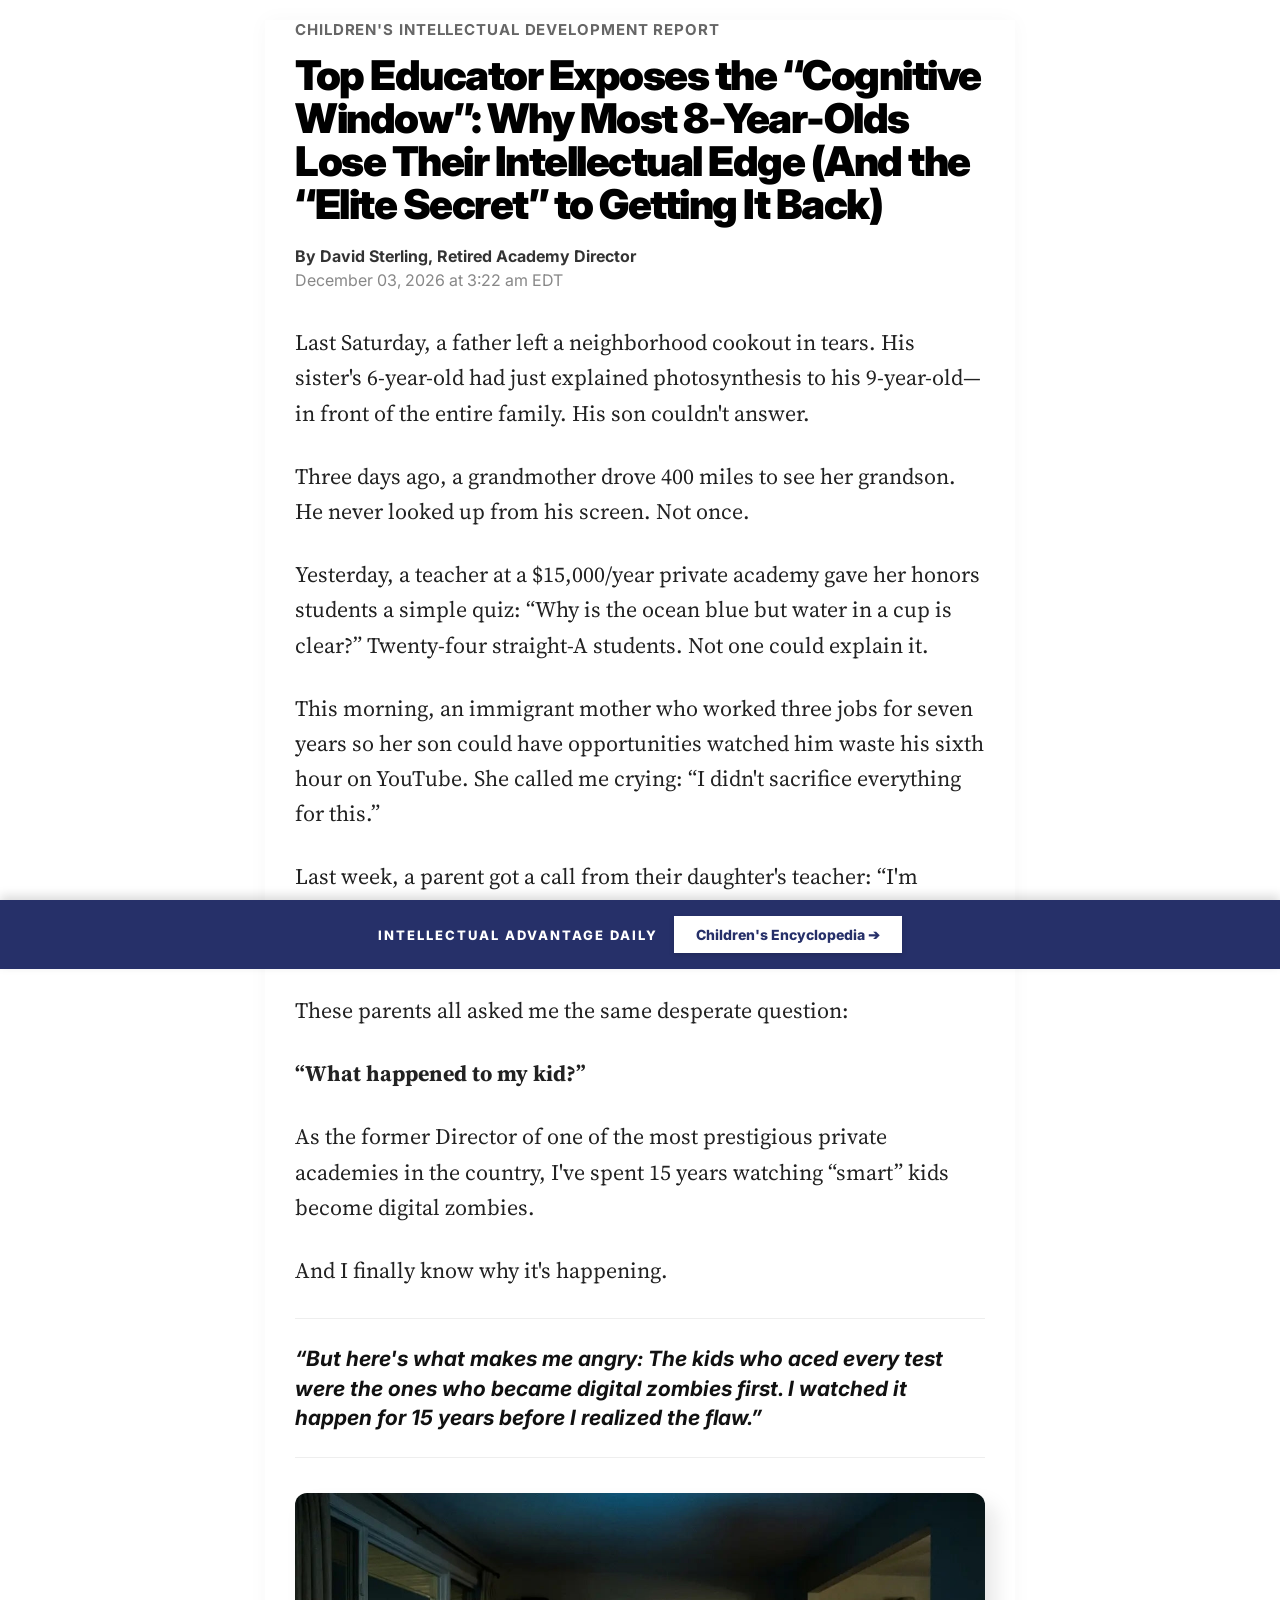
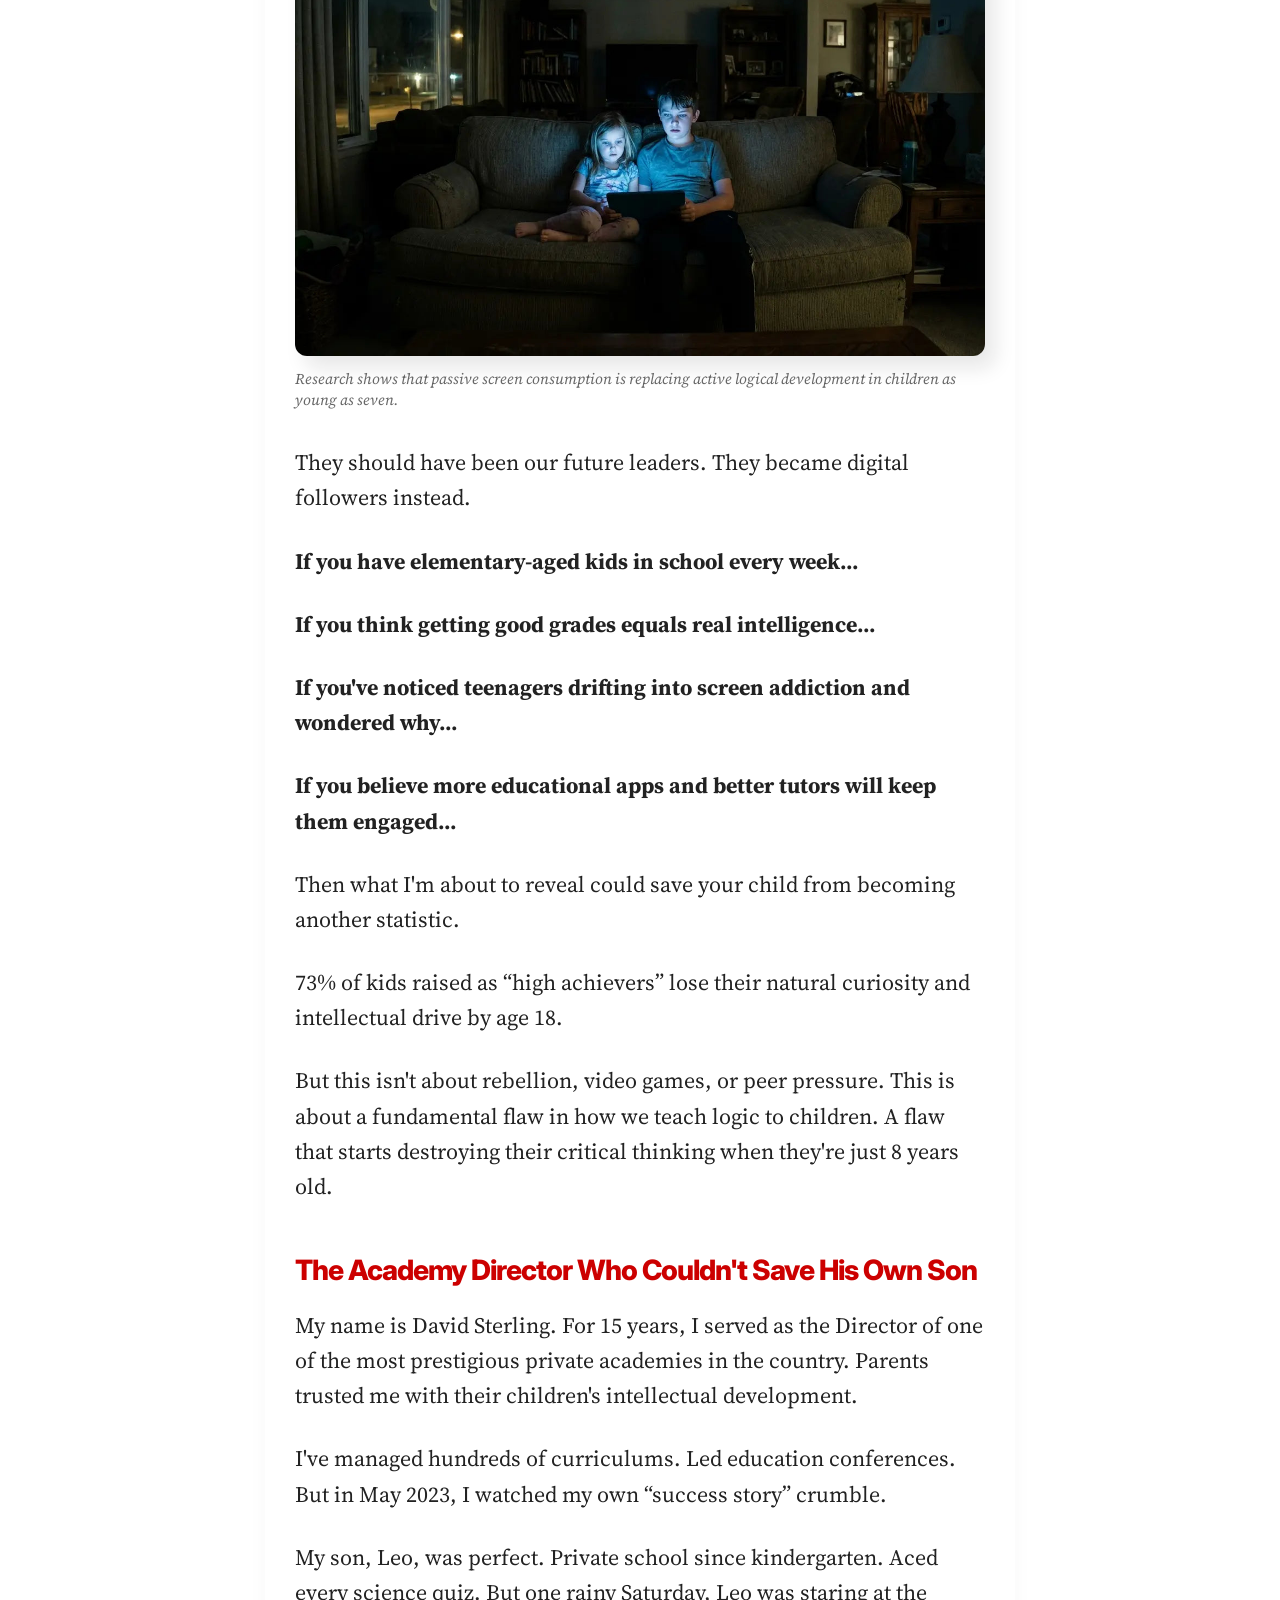
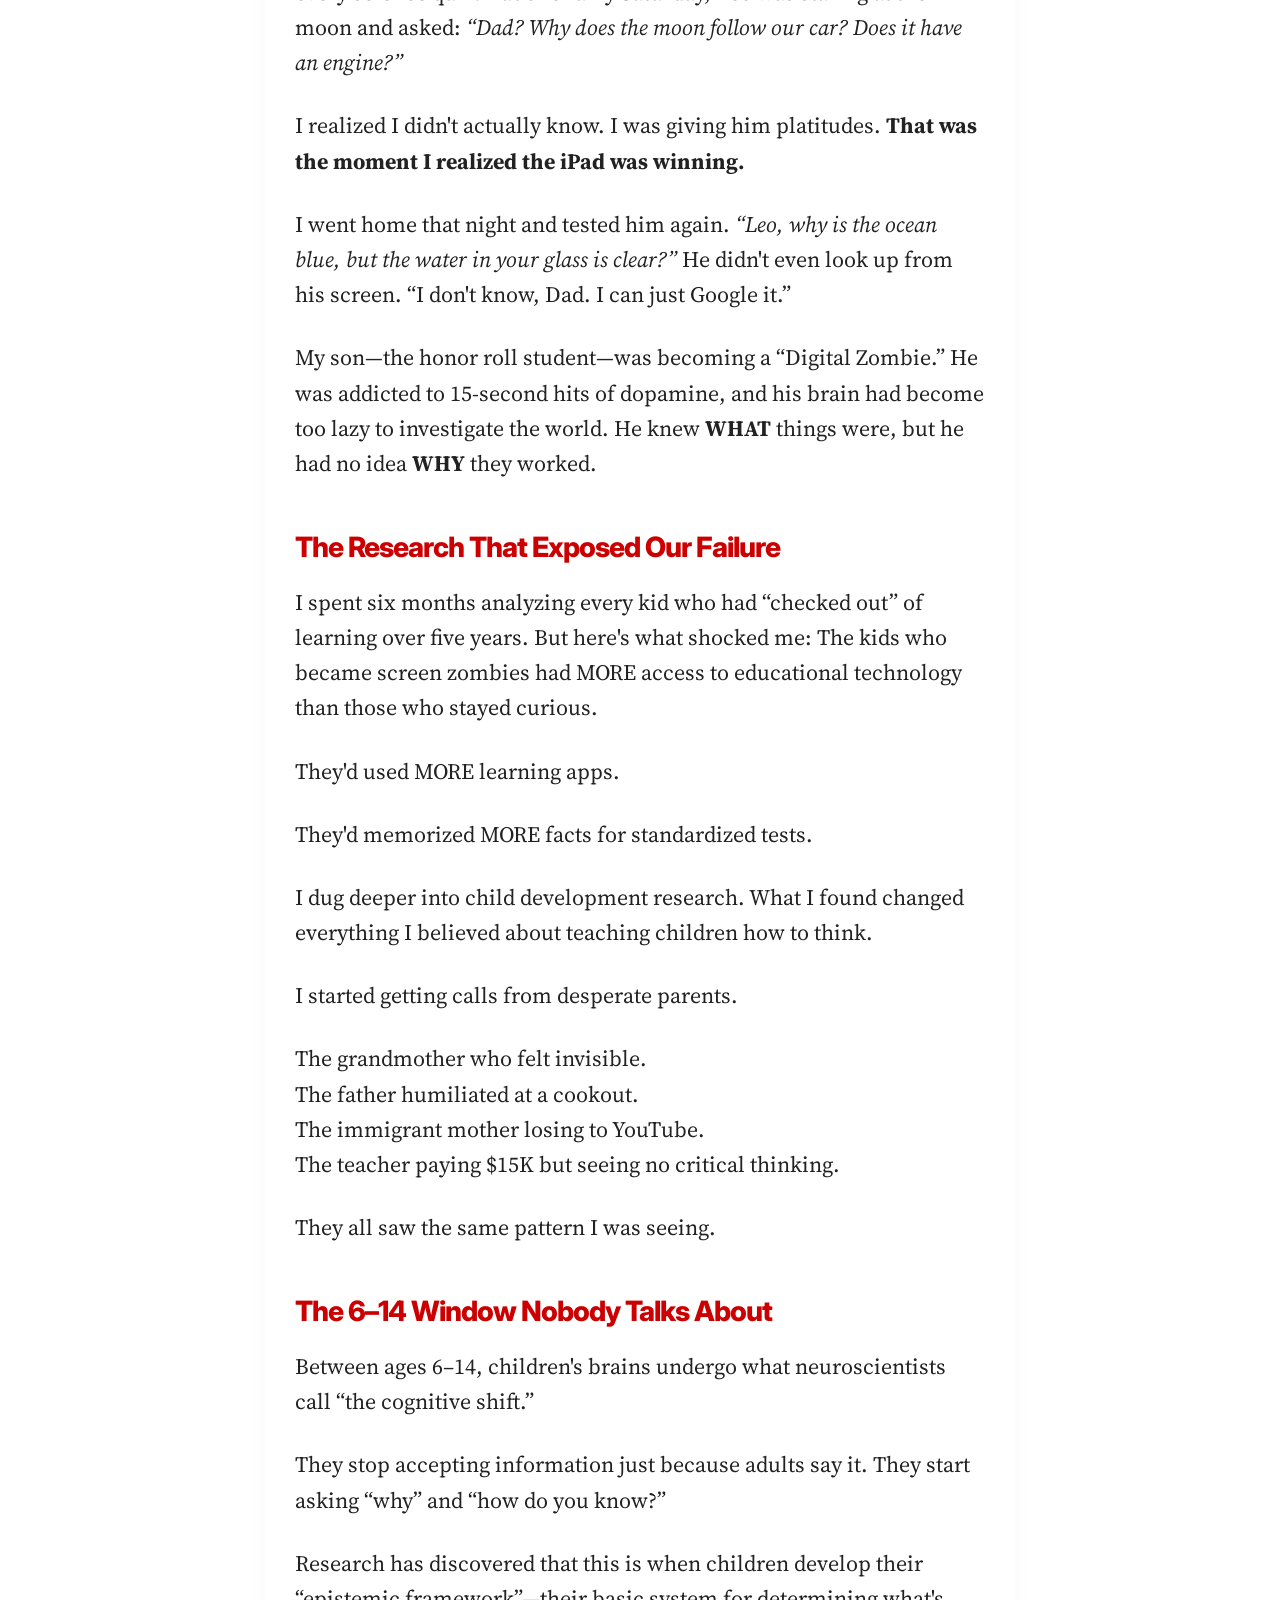
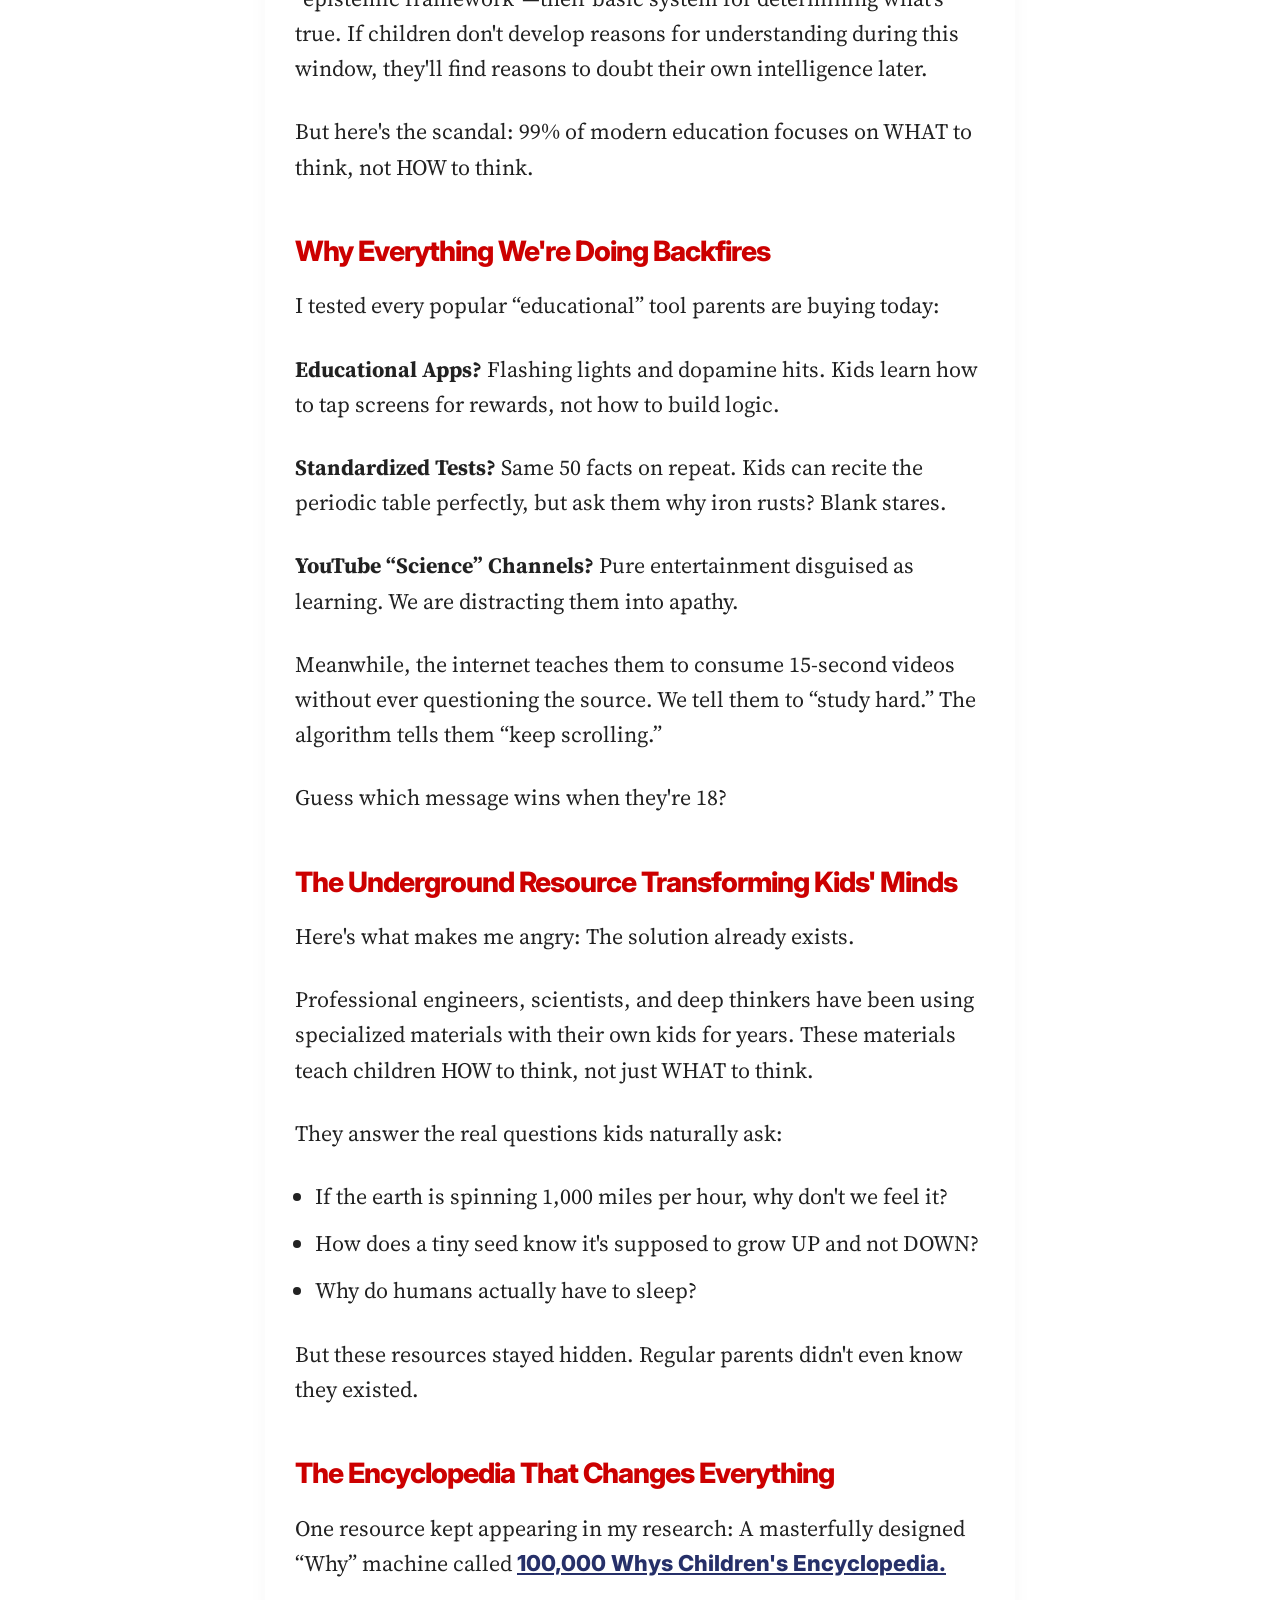
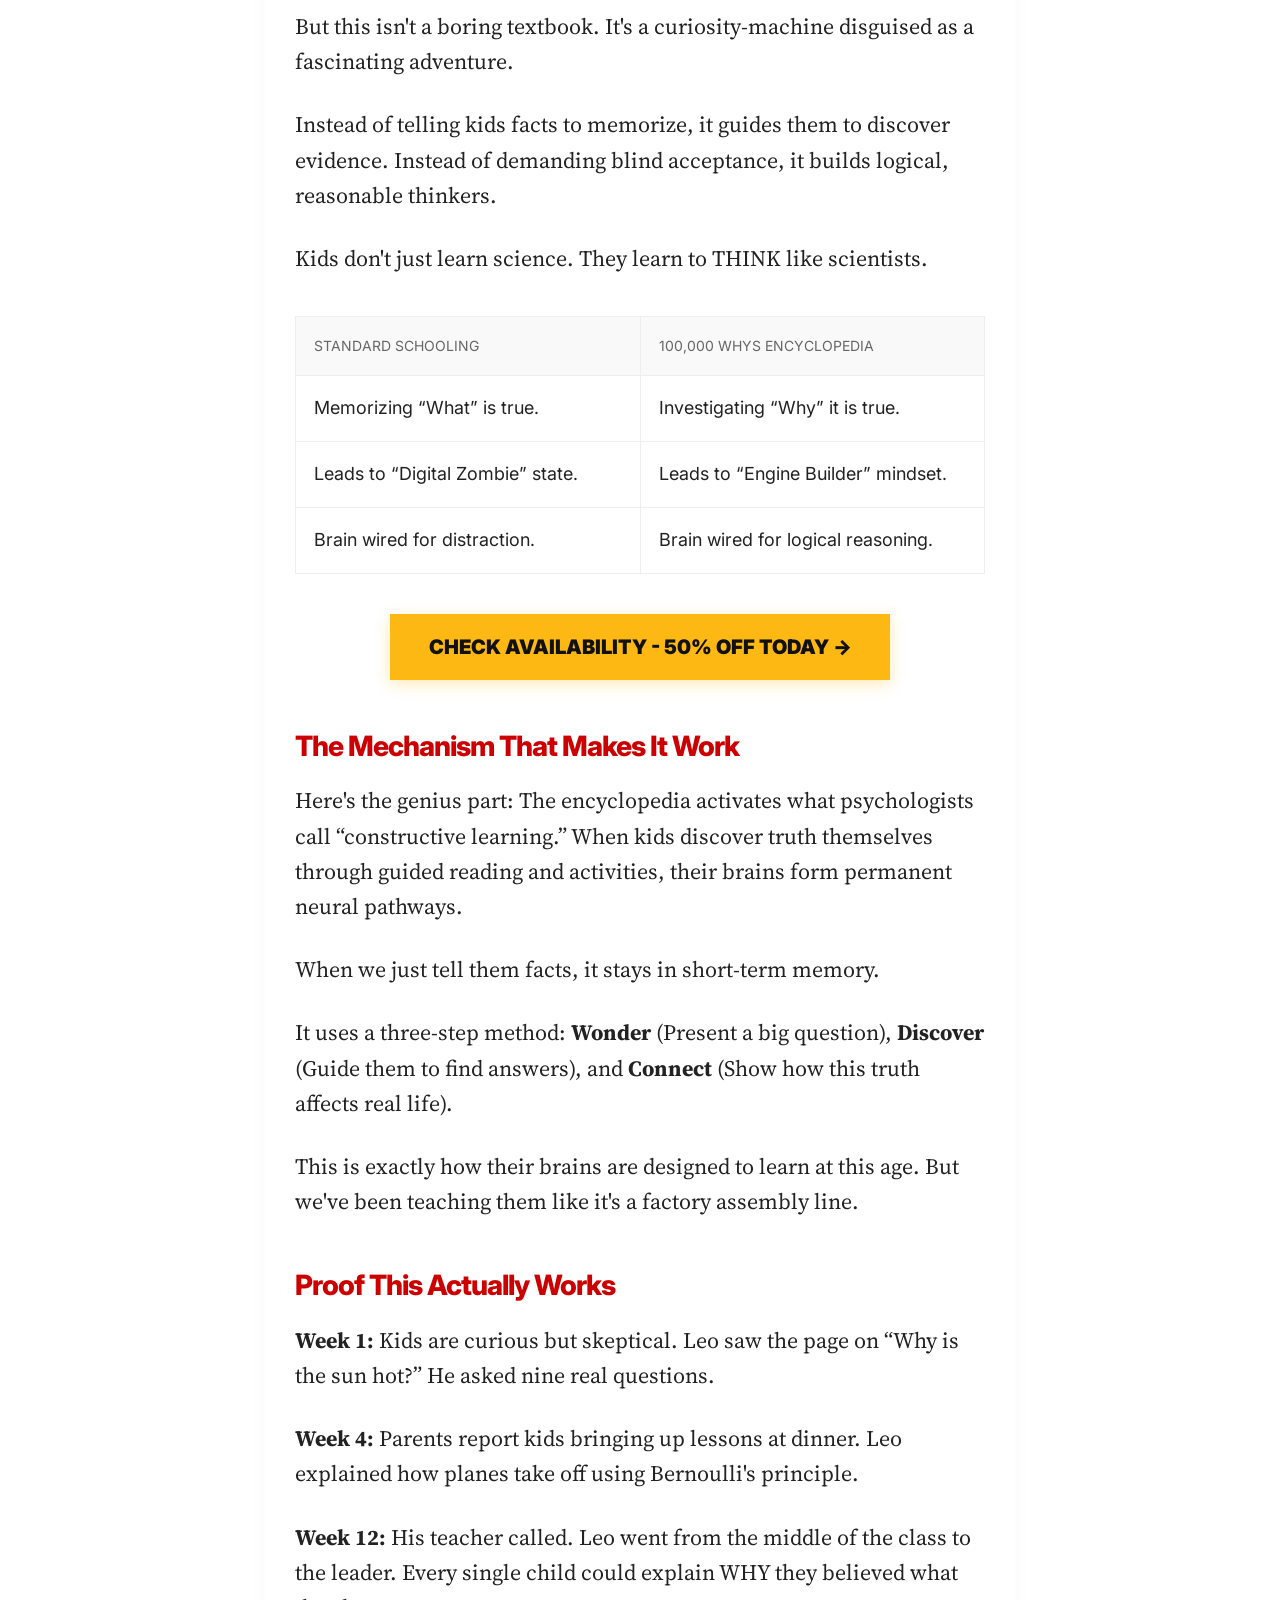
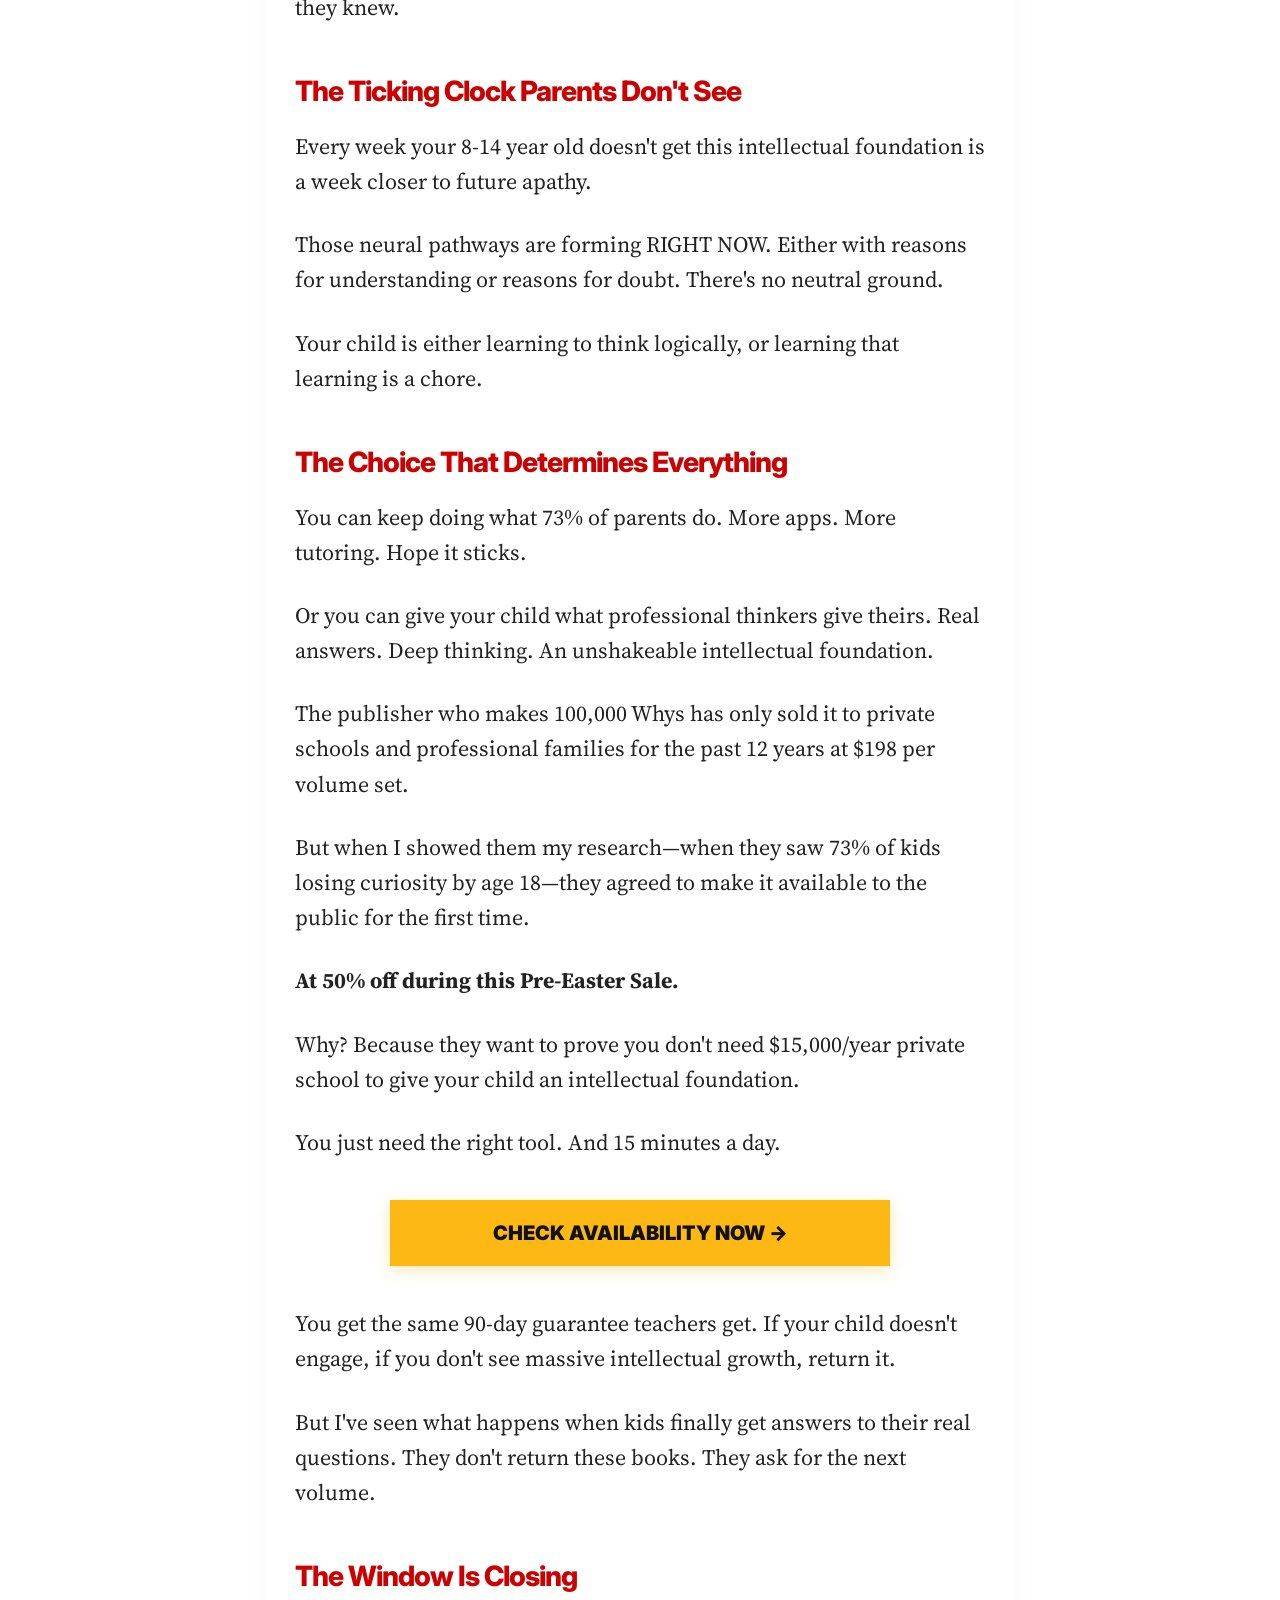
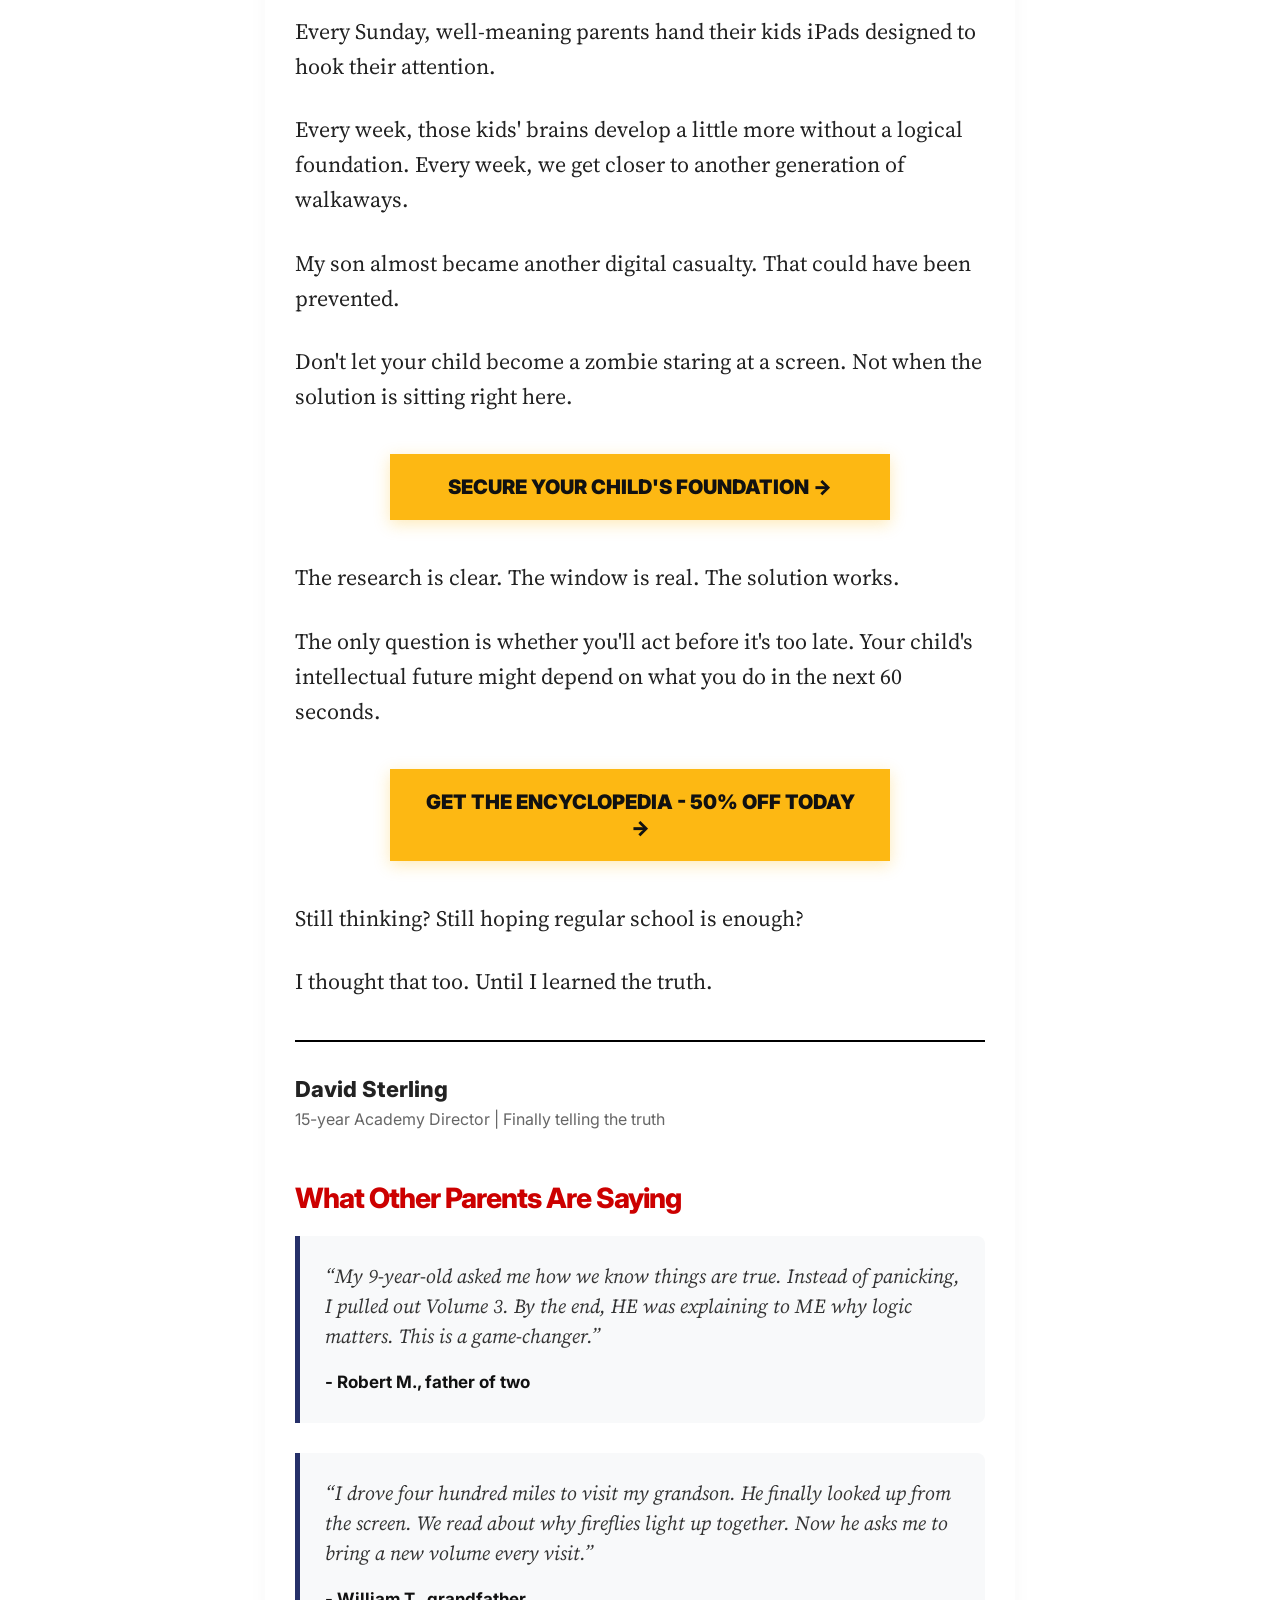
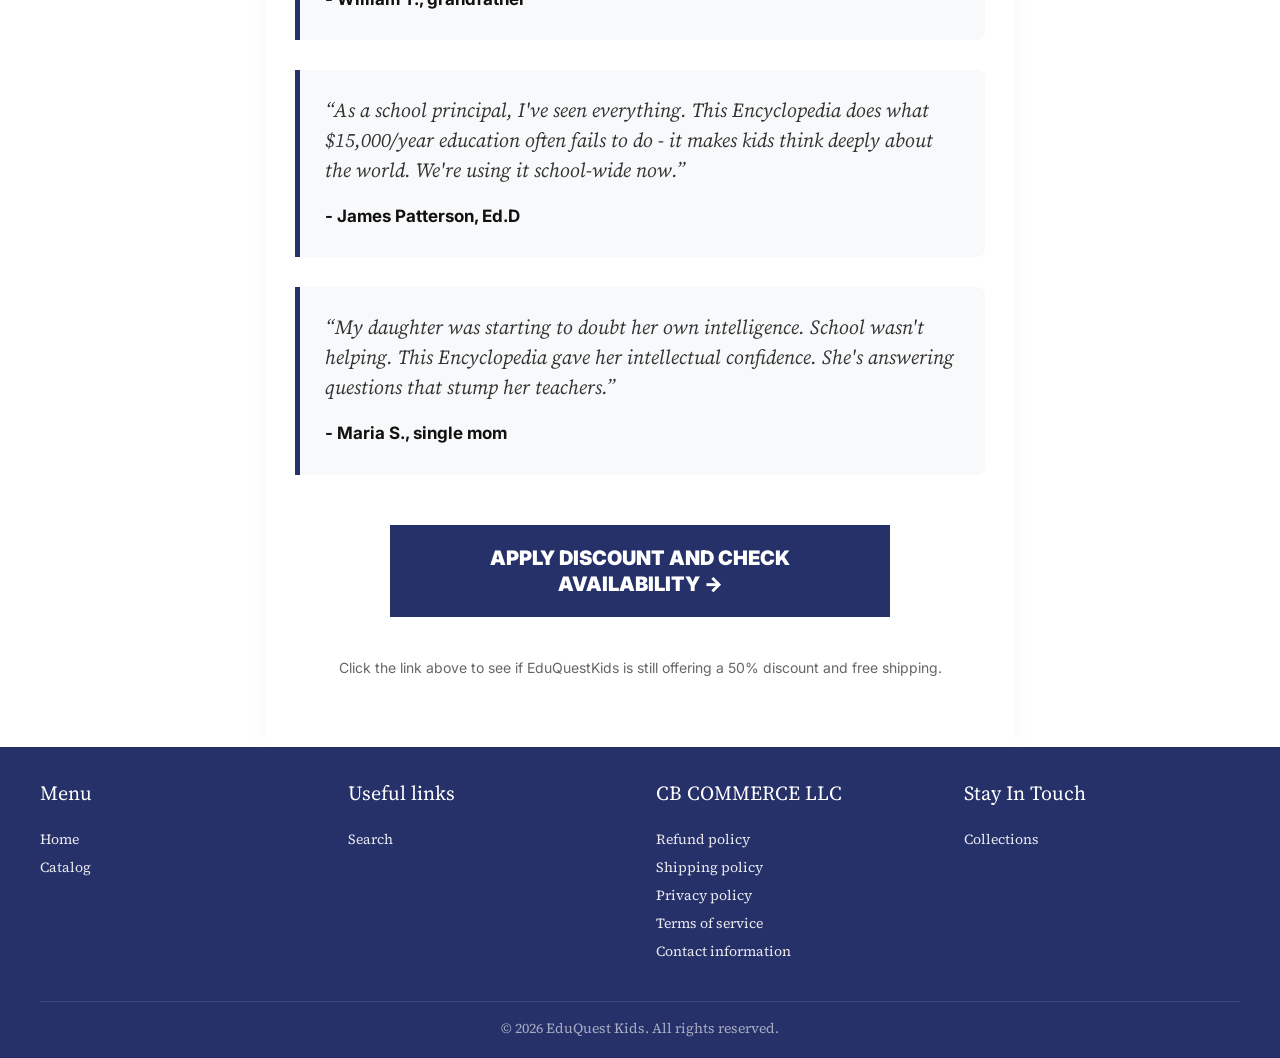
<file: index.html>
<!DOCTYPE html>
<html lang="en">
<head>
  <meta charset="UTF-8">
  <meta name="viewport" content="width=device-width, initial-scale=1.0">
  <title>Intellectual Advantage Daily | EduQuest Kids</title>
  <meta name="description" content="Top Educator Exposes the Cognitive Window: Why Most 8-Year-Olds Lose Their Intellectual Edge">
  <link rel="stylesheet" href="css/style.css">

  

  
</head>
<body>

  

  <!-- Main Content Wrapper -->
  <div class="content-wrapper">
    <main class="main-content">

      <!-- Tag -->
      <span class="article-tag">Children's Intellectual Development Report</span>

      <!-- Headline -->
      <h1 class="headline">Top Educator Exposes the &ldquo;Cognitive Window&rdquo;: Why Most 8-Year-Olds Lose Their Intellectual Edge (And the &ldquo;Elite Secret&rdquo; to Getting It Back)</h1>

      <!-- Meta -->
      <div class="article-meta">
        <strong>By David Sterling, Retired Academy Director</strong>
        <span class="date" id="article-date"></span>
      </div>

      <!-- Opening paragraphs -->
      <div class="body-text">
        <p>Last Saturday, a father left a neighborhood cookout in tears. His sister's 6-year-old had just explained photosynthesis to his 9-year-old&mdash;in front of the entire family. His son couldn't answer.</p>

        <p>Three days ago, a grandmother drove 400 miles to see her grandson. He never looked up from his screen. Not once.</p>

        <p>Yesterday, a teacher at a $15,000/year private academy gave her honors students a simple quiz: &ldquo;Why is the ocean blue but water in a cup is clear?&rdquo; Twenty-four straight-A students. Not one could explain it.</p>

        <p>This morning, an immigrant mother who worked three jobs for seven years so her son could have opportunities watched him waste his sixth hour on YouTube. She called me crying: &ldquo;I didn't sacrifice everything for this.&rdquo;</p>

        <p>Last week, a parent got a call from their daughter's teacher: &ldquo;I'm recommending we hold Emma back. She can't think critically.&rdquo; The parent has 90 days to prove them wrong.</p>

        <p>These parents all asked me the same desperate question:</p>

        <p><strong>&ldquo;What happened to my kid?&rdquo;</strong></p>

        <p>As the former Director of one of the most prestigious private academies in the country, I've spent 15 years watching &ldquo;smart&rdquo; kids become digital zombies.</p>

        <p>And I finally know why it's happening.</p>
      </div>

      <!-- Quote Box -->
      <blockquote>&ldquo;But here's what makes me angry: The kids who aced every test were the ones who became digital zombies first. I watched it happen for 15 years before I realized the flaw.&rdquo;</blockquote>

      <!-- Image -->
      <figure class="article-image">
        <img src="images/kids-tablets.webp" alt="Kids looking at tablets" width="690" height="463">
        <figcaption>Research shows that passive screen consumption is replacing active logical development in children as young as seven.</figcaption>
      </figure>

      <!-- Main body content -->
      <div class="body-text">
        <p>They should have been our future leaders. They became digital followers instead.</p>

        <p><strong>If you have elementary-aged kids in school every week...</strong></p>
        <p><strong>If you think getting good grades equals real intelligence...</strong></p>
        <p><strong>If you've noticed teenagers drifting into screen addiction and wondered why...</strong></p>
        <p><strong>If you believe more educational apps and better tutors will keep them engaged...</strong></p>

        <p>Then what I'm about to reveal could save your child from becoming another statistic.</p>

        <p>73% of kids raised as &ldquo;high achievers&rdquo; lose their natural curiosity and intellectual drive by age 18.</p>

        <p>But this isn't about rebellion, video games, or peer pressure. This is about a fundamental flaw in how we teach logic to children. A flaw that starts destroying their critical thinking when they're just 8 years old.</p>

        <h2 class="subheading">The Academy Director Who Couldn't Save His Own Son</h2>

        <p>My name is David Sterling. For 15 years, I served as the Director of one of the most prestigious private academies in the country. Parents trusted me with their children's intellectual development.</p>

        <p>I've managed hundreds of curriculums. Led education conferences. But in May 2023, I watched my own &ldquo;success story&rdquo; crumble.</p>

        <p>My son, Leo, was perfect. Private school since kindergarten. Aced every science quiz. But one rainy Saturday, Leo was staring at the moon and asked: <em>&ldquo;Dad? Why does the moon follow our car? Does it have an engine?&rdquo;</em></p>

        <p>I realized I didn't actually know. I was giving him platitudes. <strong>That was the moment I realized the iPad was winning.</strong></p>

        <p>I went home that night and tested him again. <em>&ldquo;Leo, why is the ocean blue, but the water in your glass is clear?&rdquo;</em> He didn't even look up from his screen. &ldquo;I don't know, Dad. I can just Google it.&rdquo;</p>

        <p>My son&mdash;the honor roll student&mdash;was becoming a &ldquo;Digital Zombie.&rdquo; He was addicted to 15-second hits of dopamine, and his brain had become too lazy to investigate the world. He knew <strong>WHAT</strong> things were, but he had no idea <strong>WHY</strong> they worked.</p>

        <h2 class="subheading">The Research That Exposed Our Failure</h2>

        <p>I spent six months analyzing every kid who had &ldquo;checked out&rdquo; of learning over five years. But here's what shocked me: The kids who became screen zombies had MORE access to educational technology than those who stayed curious.</p>

        <p>They'd used MORE learning apps.</p>
        <p>They'd memorized MORE facts for standardized tests.</p>

        <p>I dug deeper into child development research. What I found changed everything I believed about teaching children how to think.</p>

        <p>I started getting calls from desperate parents.</p>

        <p>The grandmother who felt invisible.<br>
        The father humiliated at a cookout.<br>
        The immigrant mother losing to YouTube.<br>
        The teacher paying $15K but seeing no critical thinking.</p>

        <p>They all saw the same pattern I was seeing.</p>

        <h2 class="subheading">The 6&ndash;14 Window Nobody Talks About</h2>

        <p>Between ages 6&ndash;14, children's brains undergo what neuroscientists call &ldquo;the cognitive shift.&rdquo;</p>

        <p>They stop accepting information just because adults say it. They start asking &ldquo;why&rdquo; and &ldquo;how do you know?&rdquo;</p>

        <p>Research has discovered that this is when children develop their &ldquo;epistemic framework&rdquo;&mdash;their basic system for determining what's true. If children don't develop reasons for understanding during this window, they'll find reasons to doubt their own intelligence later.</p>

        <p>But here's the scandal: 99% of modern education focuses on WHAT to think, not HOW to think.</p>

        <h2 class="subheading">Why Everything We're Doing Backfires</h2>

        <p>I tested every popular &ldquo;educational&rdquo; tool parents are buying today:</p>

        <p><strong>Educational Apps?</strong> Flashing lights and dopamine hits. Kids learn how to tap screens for rewards, not how to build logic.</p>

        <p><strong>Standardized Tests?</strong> Same 50 facts on repeat. Kids can recite the periodic table perfectly, but ask them why iron rusts? Blank stares.</p>

        <p><strong>YouTube &ldquo;Science&rdquo; Channels?</strong> Pure entertainment disguised as learning. We are distracting them into apathy.</p>

        <p>Meanwhile, the internet teaches them to consume 15-second videos without ever questioning the source. We tell them to &ldquo;study hard.&rdquo; The algorithm tells them &ldquo;keep scrolling.&rdquo;</p>

        <p>Guess which message wins when they're 18?</p>

        <h2 class="subheading">The Underground Resource Transforming Kids' Minds</h2>

        <p>Here's what makes me angry: The solution already exists.</p>

        <p>Professional engineers, scientists, and deep thinkers have been using specialized materials with their own kids for years. These materials teach children HOW to think, not just WHAT to think.</p>

        <p>They answer the real questions kids naturally ask:</p>
        <ul>
          <li>If the earth is spinning 1,000 miles per hour, why don't we feel it?</li>
          <li>How does a tiny seed know it's supposed to grow UP and not DOWN?</li>
          <li>Why do humans actually have to sleep?</li>
        </ul>

        <p>But these resources stayed hidden. Regular parents didn't even know they existed.</p>

        <h2 class="subheading">The Encyclopedia That Changes Everything</h2>

        <p>One resource kept appearing in my research: A masterfully designed &ldquo;Why&rdquo; machine called <a class="text-link" href="/product.html?mc_sub=1">100,000 Whys Children's Encyclopedia.</a></p>

        <p>But this isn't a boring textbook. It's a curiosity-machine disguised as a fascinating adventure.</p>

        <p>Instead of telling kids facts to memorize, it guides them to discover evidence. Instead of demanding blind acceptance, it builds logical, reasonable thinkers.</p>

        <p>Kids don't just learn science. They learn to THINK like scientists.</p>

        <!-- Comparison Table -->
        <table class="comparison-table">
          <thead>
            <tr>
              <th>Standard Schooling</th>
              <th>100,000 Whys Encyclopedia</th>
            </tr>
          </thead>
          <tbody>
            <tr>
              <td>Memorizing &ldquo;What&rdquo; is true.</td>
              <td>Investigating &ldquo;Why&rdquo; it is true.</td>
            </tr>
            <tr>
              <td>Leads to &ldquo;Digital Zombie&rdquo; state.</td>
              <td>Leads to &ldquo;Engine Builder&rdquo; mindset.</td>
            </tr>
            <tr>
              <td>Brain wired for distraction.</td>
              <td>Brain wired for logical reasoning.</td>
            </tr>
          </tbody>
        </table>

        <!-- CTA 1 -->
        <div class="cta-wrapper">
          <a class="cta-btn gold" href="/product.html?mc_sub=1">CHECK AVAILABILITY - 50% OFF TODAY &rarr;</a>
        </div>

        <h2 class="subheading">The Mechanism That Makes It Work</h2>

        <p>Here's the genius part: The encyclopedia activates what psychologists call &ldquo;constructive learning.&rdquo; When kids discover truth themselves through guided reading and activities, their brains form permanent neural pathways.</p>

        <p>When we just tell them facts, it stays in short-term memory.</p>

        <p>It uses a three-step method: <strong>Wonder</strong> (Present a big question), <strong>Discover</strong> (Guide them to find answers), and <strong>Connect</strong> (Show how this truth affects real life).</p>

        <p>This is exactly how their brains are designed to learn at this age. But we've been teaching them like it's a factory assembly line.</p>

        <h2 class="subheading">Proof This Actually Works</h2>

        <p><strong>Week 1:</strong> Kids are curious but skeptical. Leo saw the page on &ldquo;Why is the sun hot?&rdquo; He asked nine real questions.</p>
        <p><strong>Week 4:</strong> Parents report kids bringing up lessons at dinner. Leo explained how planes take off using Bernoulli's principle.</p>
        <p><strong>Week 12:</strong> His teacher called. Leo went from the middle of the class to the leader. Every single child could explain WHY they believed what they knew.</p>

        <h2 class="subheading">The Ticking Clock Parents Don't See</h2>

        <p>Every week your 8-14 year old doesn't get this intellectual foundation is a week closer to future apathy.</p>

        <p>Those neural pathways are forming RIGHT NOW. Either with reasons for understanding or reasons for doubt. There's no neutral ground.</p>

        <p>Your child is either learning to think logically, or learning that learning is a chore.</p>

        <h2 class="subheading">The Choice That Determines Everything</h2>

        <p>You can keep doing what 73% of parents do. More apps. More tutoring. Hope it sticks.</p>

        <p>Or you can give your child what professional thinkers give theirs. Real answers. Deep thinking. An unshakeable intellectual foundation.</p>

        <p>The publisher who makes 100,000 Whys has only sold it to private schools and professional families for the past 12 years at $198 per volume set.</p>

        <p>But when I showed them my research&mdash;when they saw 73% of kids losing curiosity by age 18&mdash;they agreed to make it available to the public for the first time.</p>

        <p><strong>At 50% off during this Pre-Easter Sale.</strong></p>

        <p>Why? Because they want to prove you don't need $15,000/year private school to give your child an intellectual foundation.</p>

        <p>You just need the right tool. And 15 minutes a day.</p>

        <!-- CTA 2 -->
        <div class="cta-wrapper">
          <a class="cta-btn gold" href="/product.html?mc_sub=1">CHECK AVAILABILITY NOW &rarr;</a>
        </div>

        <p>You get the same 90-day guarantee teachers get. If your child doesn't engage, if you don't see massive intellectual growth, return it.</p>

        <p>But I've seen what happens when kids finally get answers to their real questions. They don't return these books. They ask for the next volume.</p>

        <h2 class="subheading">The Window Is Closing</h2>

        <p>Every Sunday, well-meaning parents hand their kids iPads designed to hook their attention.</p>

        <p>Every week, those kids' brains develop a little more without a logical foundation. Every week, we get closer to another generation of walkaways.</p>

        <p>My son almost became another digital casualty. That could have been prevented.</p>

        <p>Don't let your child become a zombie staring at a screen. Not when the solution is sitting right here.</p>

        <!-- CTA 3 -->
        <div class="cta-wrapper">
          <a class="cta-btn gold" href="/product.html?mc_sub=1">SECURE YOUR CHILD'S FOUNDATION &rarr;</a>
        </div>

        <p>The research is clear. The window is real. The solution works.</p>

        <p>The only question is whether you'll act before it's too late. Your child's intellectual future might depend on what you do in the next 60 seconds.</p>

        <!-- CTA 4 -->
        <div class="cta-wrapper">
          <a class="cta-btn gold" href="/product.html?mc_sub=1">GET THE ENCYCLOPEDIA - 50% OFF TODAY &rarr;</a>
        </div>

        <p>Still thinking? Still hoping regular school is enough?</p>
        <p>I thought that too. Until I learned the truth.</p>

        <!-- Signature -->
        <div class="signature">
          <h4>David Sterling</h4>
          <p>15-year Academy Director | Finally telling the truth</p>
        </div>

        <!-- Testimonials -->
        <h2 class="subheading">What Other Parents Are Saying</h2>

        <div class="testimonial-card">
          <span class="text">&ldquo;My 9-year-old asked me how we know things are true. Instead of panicking, I pulled out Volume 3. By the end, HE was explaining to ME why logic matters. This is a game-changer.&rdquo;</span>
          <span class="author">- Robert M., father of two</span>
        </div>

        <div class="testimonial-card">
          <span class="text">&ldquo;I drove four hundred miles to visit my grandson. He finally looked up from the screen. We read about why fireflies light up together. Now he asks me to bring a new volume every visit.&rdquo;</span>
          <span class="author">- William T., grandfather</span>
        </div>

        <div class="testimonial-card">
          <span class="text">&ldquo;As a school principal, I've seen everything. This Encyclopedia does what $15,000/year education often fails to do - it makes kids think deeply about the world. We're using it school-wide now.&rdquo;</span>
          <span class="author">- James Patterson, Ed.D</span>
        </div>

        <div class="testimonial-card">
          <span class="text">&ldquo;My daughter was starting to doubt her own intelligence. School wasn't helping. This Encyclopedia gave her intellectual confidence. She's answering questions that stump her teachers.&rdquo;</span>
          <span class="author">- Maria S., single mom</span>
        </div>

        <!-- CTA 5 (navy) -->
        <div class="cta-wrapper" style="margin-top: 50px;">
          <a class="cta-btn navy" href="/product.html?mc_sub=1">APPLY DISCOUNT AND CHECK AVAILABILITY &rarr;</a>
        </div>

        <p style="margin-top: 16px; text-align: center; font-family: 'Inter', sans-serif; font-size: 14px; color: #666;">Click the link above to see if EduQuestKids is still offering a 50% discount and free shipping.</p>
      </div>
    </main>
  </div>

  <!-- Masthead (sticky bottom bar) -->
  <header id="masthead" class="masthead">
    <div class="masthead-inner">
      <span class="masthead-label">Intellectual Advantage Daily</span>
      <a class="masthead-btn" href="/product.html?mc_sub=1">Children's Encyclopedia &#10132;</a>
    </div>
  </header>

  <!-- Footer -->
  <footer class="site-footer">
    <div class="footer-grid">
      <div>
        <h3>Menu</h3>
        <ul>
          <li><a href="/">Home</a></li>
          <li><a href="/collections/all">Catalog</a></li>
        </ul>
      </div>
      <div>
        <h3>Useful links</h3>
        <ul>
          <li><a href="/search">Search</a></li>
        </ul>
      </div>
      <div>
        <h3>CB COMMERCE LLC</h3>
        <ul>
          <li><a href="/policies/refund-policy">Refund policy</a></li>
          <li><a href="/policies/shipping-policy">Shipping policy</a></li>
          <li><a href="/policies/privacy-policy">Privacy policy</a></li>
          <li><a href="/policies/terms-of-service">Terms of service</a></li>
          <li><a href="/policies/contact-information">Contact information</a></li>
        </ul>
      </div>
      <div>
        <h3>Stay In Touch</h3>
        <ul>
          <li><a href="/collections/all">Collections</a></li>
        </ul>
      </div>
    </div>
    <div class="footer-bottom">&copy; 2026 EduQuest Kids. All rights reserved.</div>
  </footer>

  <script src="js/main.js"></script>
</body>
</html>
</file>
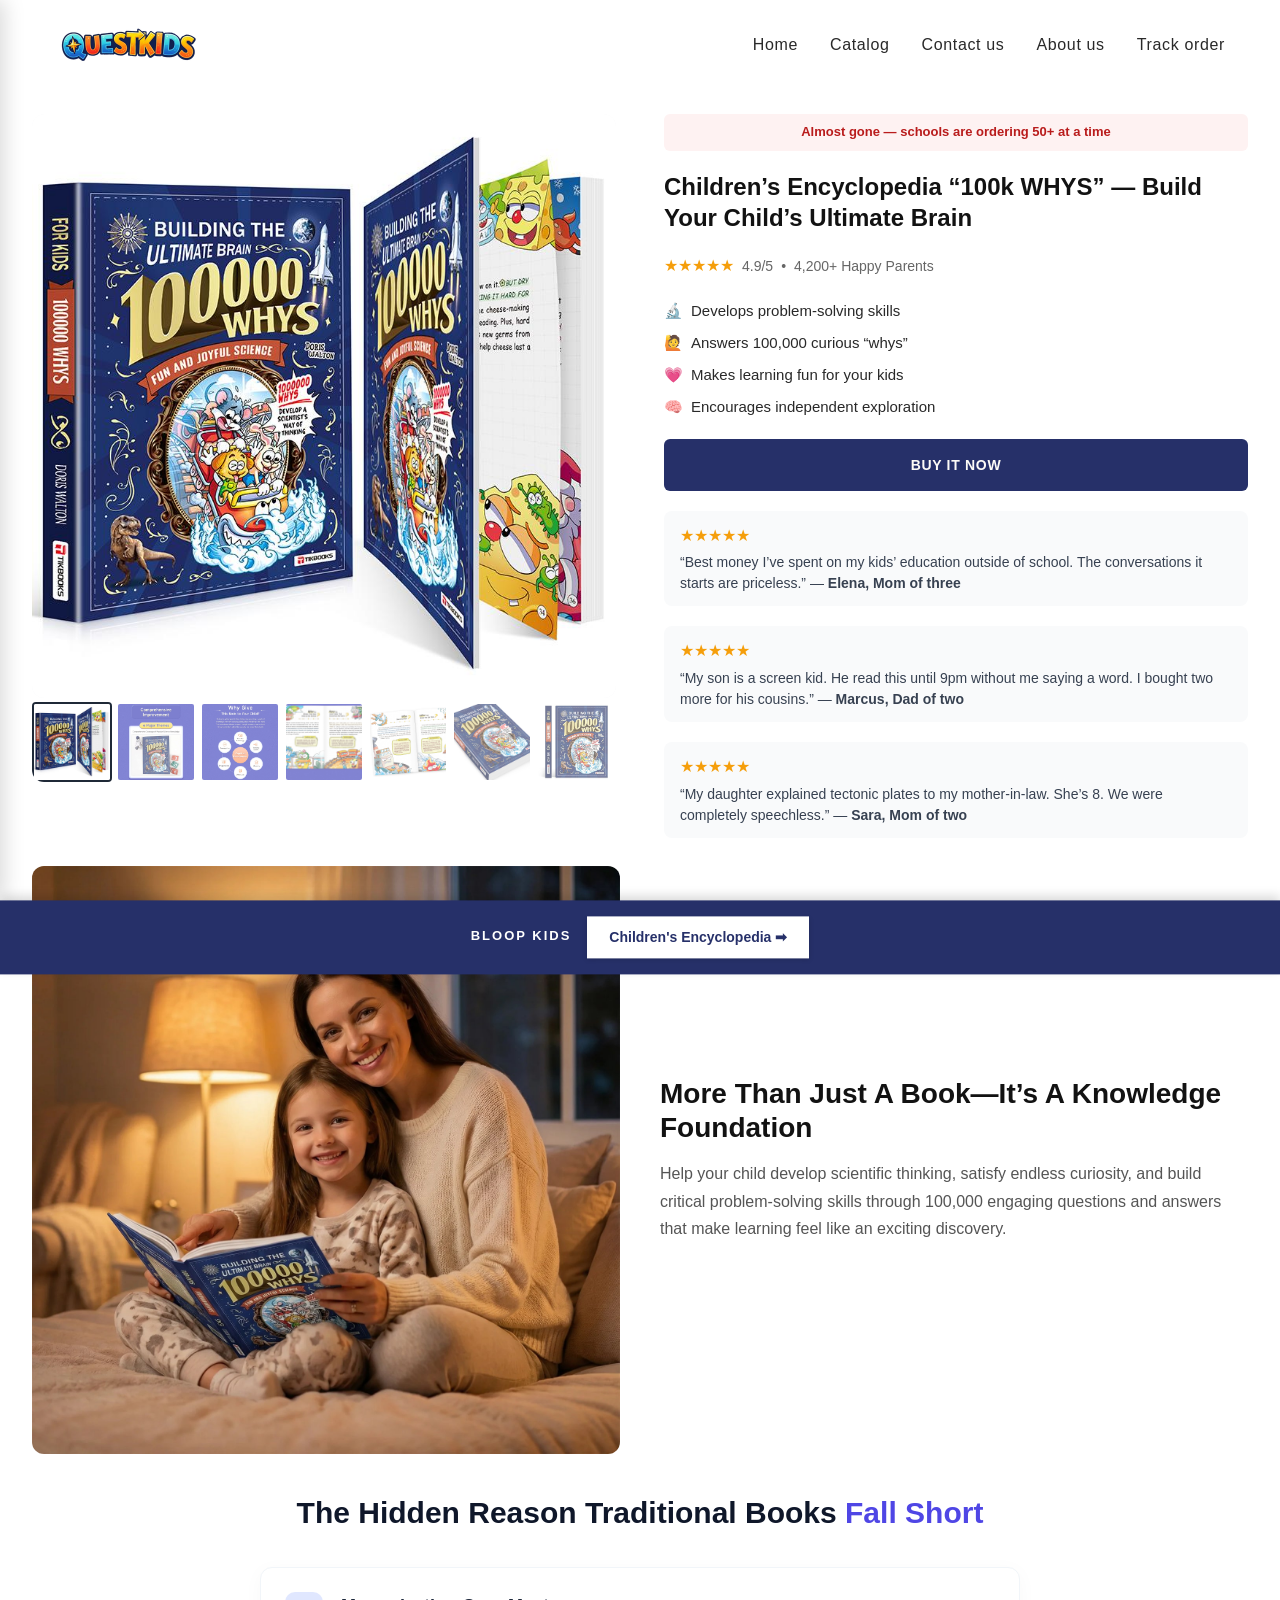
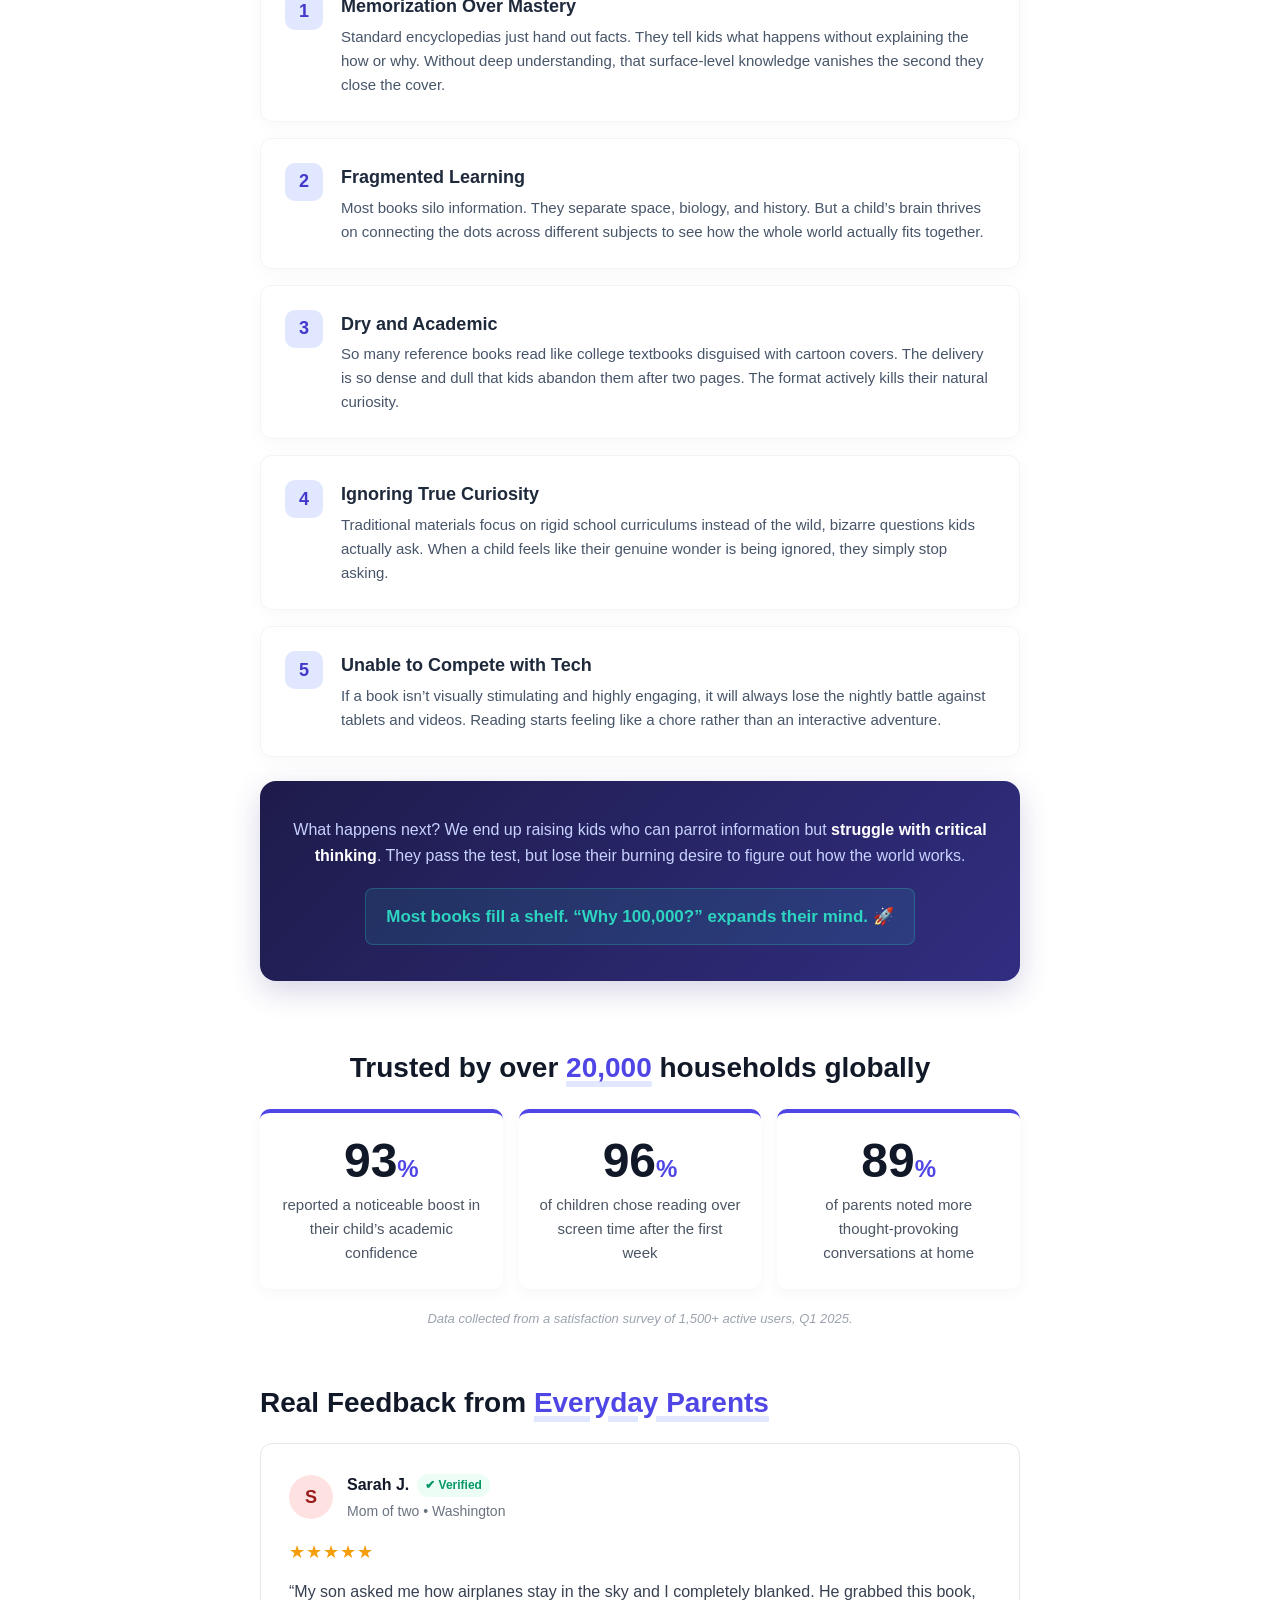
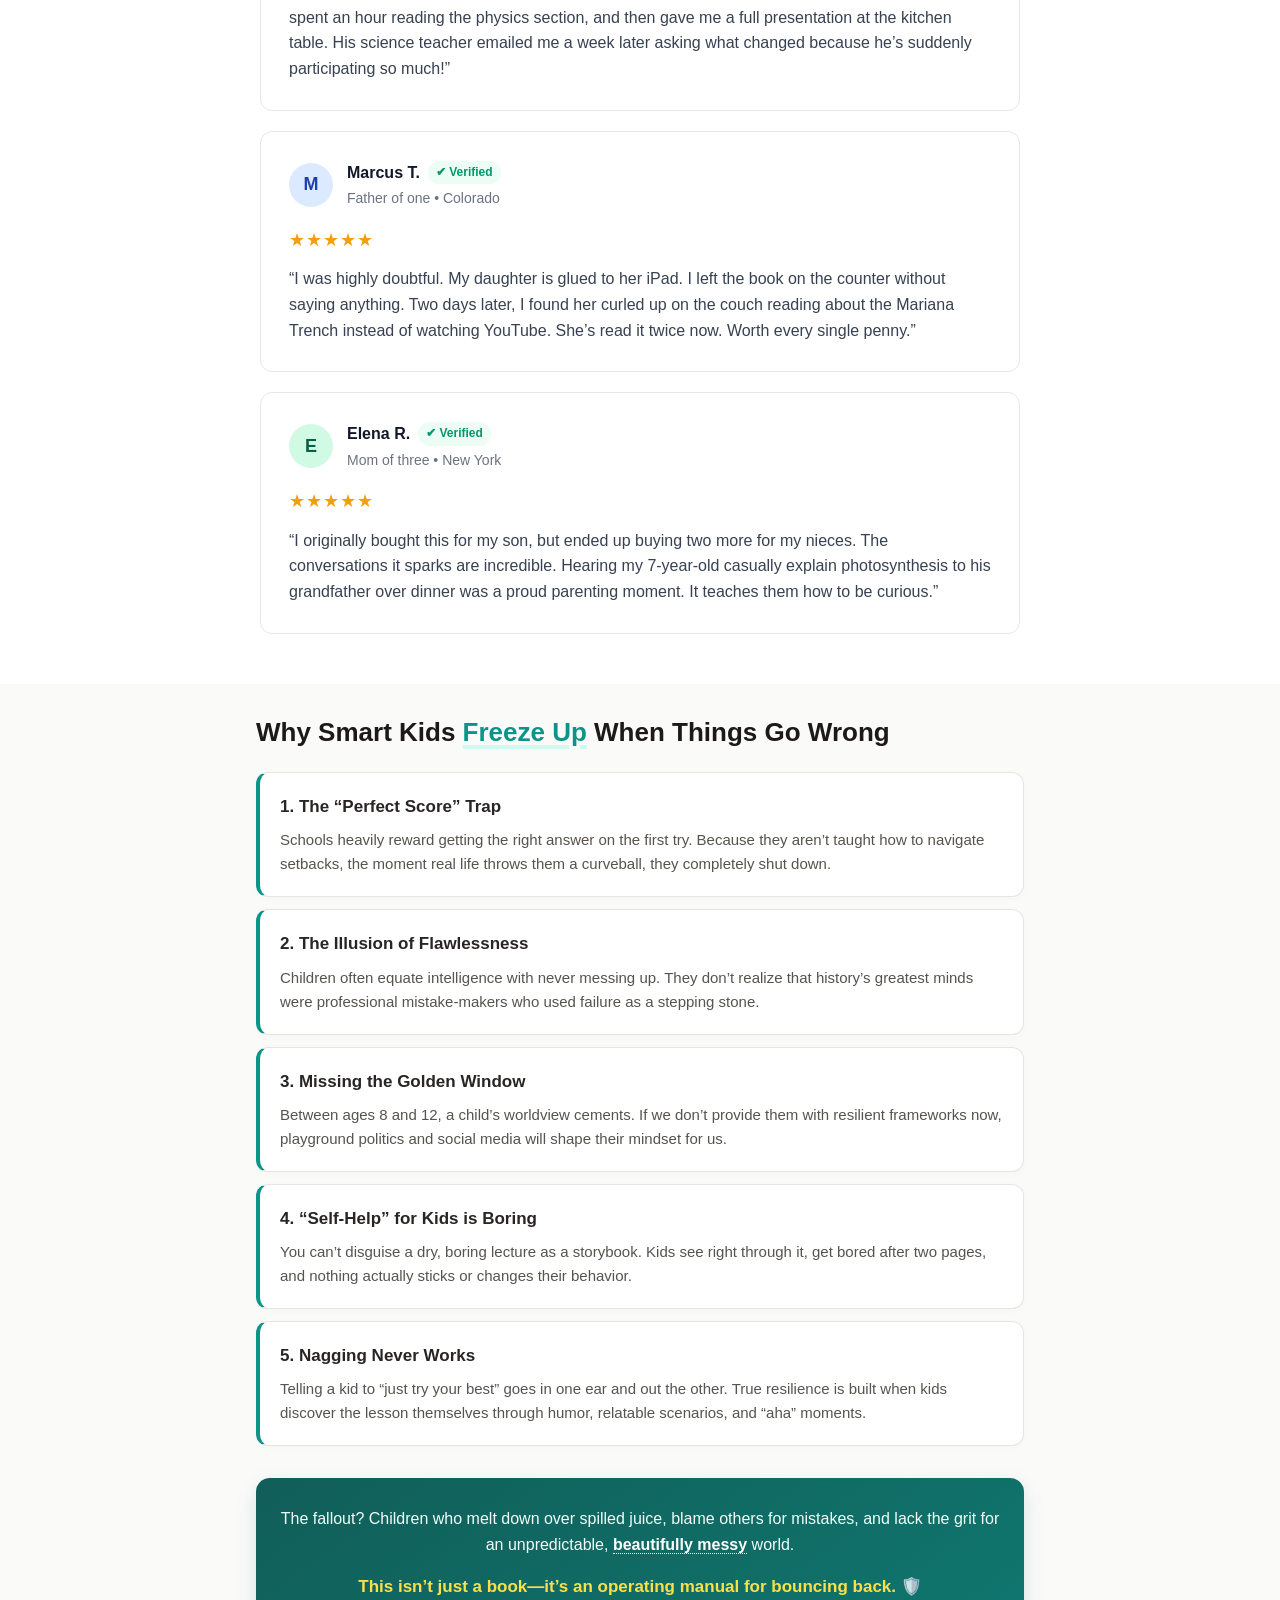
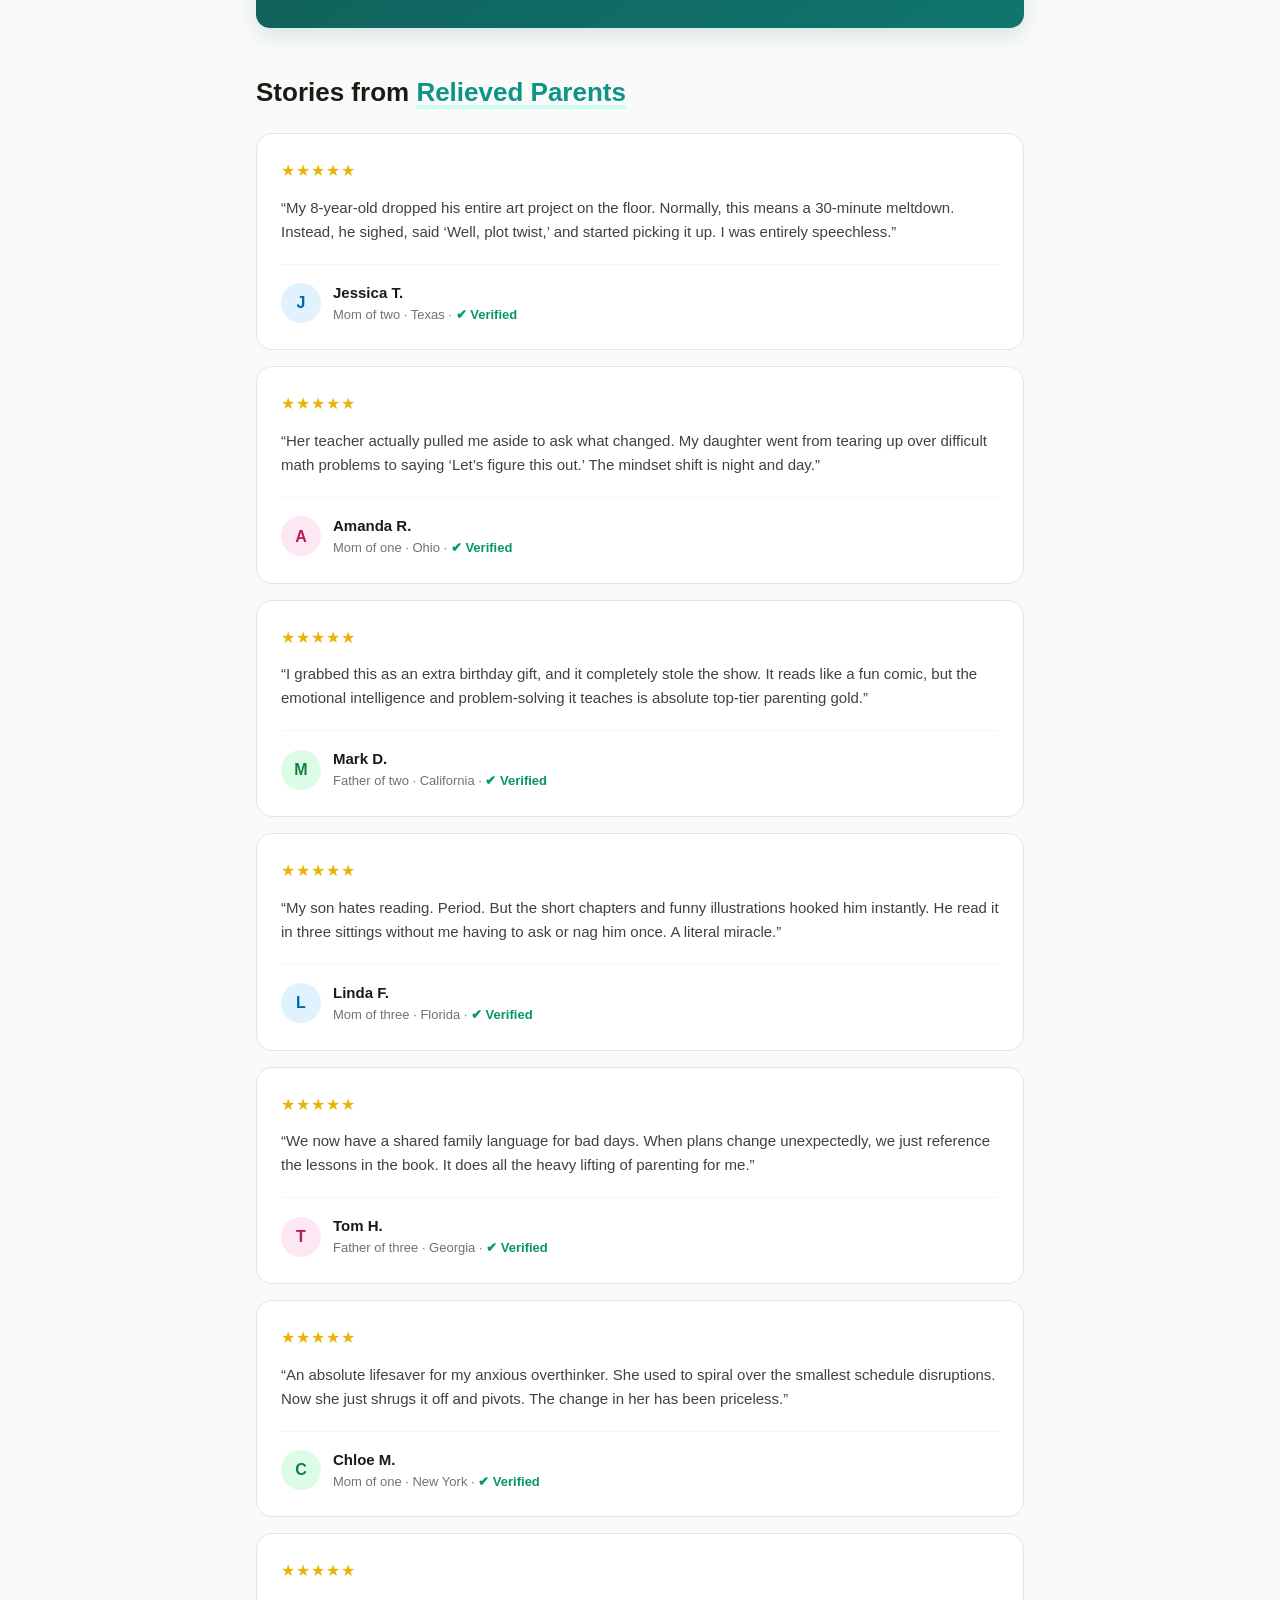
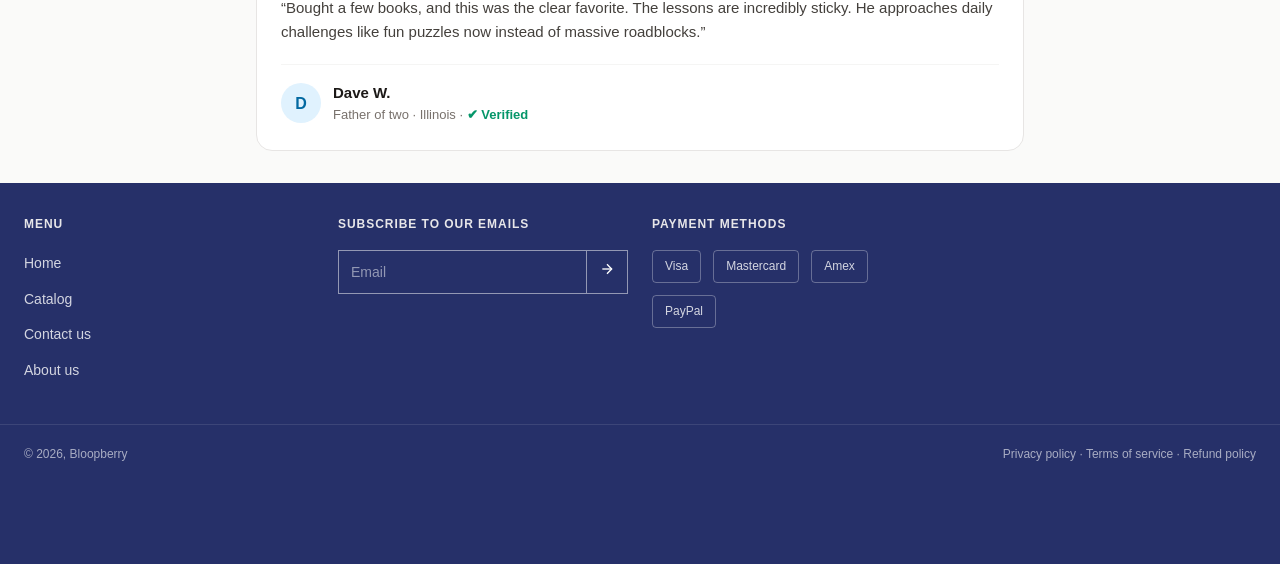
<file: product.html>
<!DOCTYPE html>
<html lang="en">
<head>
  <meta charset="UTF-8">
  <meta name="viewport" content="width=device-width, initial-scale=1.0">
  <title>Children's Encyclopedia "100k WHYS" — EduQuest Kids</title>
  <link rel="stylesheet" href="css/product.css">
</head>
<body>

<!-- ═══════════ HEADER ═══════════ -->
<header class="prod-header">
  <!-- Desktop -->
  <div class="prod-header__desktop">
    <a href="#"><img src="images/logo.png" alt="Quest Kids" class="prod-header__logo"></a>
    <nav class="prod-header__nav">
      <a href="#">Home</a>
      <a href="#">Catalog</a>
      <a href="#">Contact us</a>
      <a href="#">About us</a>
      <a href="#">Track order</a>
    </nav>
  </div>
  <!-- Mobile -->
  <div class="prod-header__mobile">
    <button class="prod-header__icon-btn js-prod-menu-btn" aria-label="Open menu">
      <svg width="24" height="24" viewBox="0 0 24 24" fill="none" stroke="currentColor" stroke-width="2"><line x1="4" x2="20" y1="6" y2="6"/><line x1="4" x2="20" y1="12" y2="12"/><line x1="4" x2="20" y1="18" y2="18"/></svg>
    </button>
    <a href="#"><img src="images/logo.png" alt="Quest Kids" class="prod-header__mobile-logo"></a>
    <div class="prod-header__mobile-actions">
      <button class="prod-header__icon-btn" aria-label="Search">
        <svg width="20" height="20" viewBox="0 0 24 24" fill="none" stroke="currentColor" stroke-width="2"><circle cx="11" cy="11" r="8"/><path d="m21 21-4.3-4.3"/></svg>
      </button>
      <button class="prod-header__icon-btn" aria-label="Account">
        <svg width="20" height="20" viewBox="0 0 24 24" fill="none" stroke="currentColor" stroke-width="2"><path d="M20 21v-2a4 4 0 0 0-4-4H8a4 4 0 0 0-4 4v2"/><circle cx="12" cy="7" r="4"/></svg>
      </button>
    </div>
  </div>
</header>

<!-- Mobile drawer overlay -->
<div class="prod-drawer-overlay js-prod-overlay"></div>
<!-- Mobile drawer -->
<div class="prod-drawer js-prod-drawer">
  <div class="prod-drawer__head">
    <span>Menu</span>
    <button class="js-prod-close-btn" aria-label="Close menu">
      <svg width="20" height="20" viewBox="0 0 24 24" fill="none" stroke="currentColor" stroke-width="2"><path d="M18 6 6 18"/><path d="m6 6 12 12"/></svg>
    </button>
  </div>
  <nav class="prod-drawer__nav">
    <a href="#">Home</a>
    <a href="#">Catalog</a>
    <a href="#">Contact us</a>
    <a href="#">About us</a>
    <a href="#">Track order</a>
  </nav>
</div>

<!-- ═══════════ PRODUCT SECTION ═══════════ -->
<section class="prod-section">
  <div class="prod-grid">

    <!-- ── Gallery ── -->
    <div class="prod-gallery-wrapper">
      <!-- Main image + thumbnails (all screens) -->
      <div style="border-radius:12px;overflow:hidden;max-width:100%">
        <div class="prod-gallery__main">
          <img class="js-prod-main-img" src="images/product-1.jpg" alt="">
        </div>
        <div class="prod-gallery__thumbs">
          <button class="prod-gallery__thumb active js-prod-thumb" data-src="images/product-1.jpg"><img src="images/product-1.jpg" alt=""></button>
          <button class="prod-gallery__thumb js-prod-thumb" data-src="images/product-2.jpg"><img src="images/product-2.jpg" alt=""></button>
          <button class="prod-gallery__thumb js-prod-thumb" data-src="images/product-3.jpg"><img src="images/product-3.jpg" alt=""></button>
          <button class="prod-gallery__thumb js-prod-thumb" data-src="images/product-4.jpg"><img src="images/product-4.jpg" alt=""></button>
          <button class="prod-gallery__thumb js-prod-thumb" data-src="images/product-5.jpg"><img src="images/product-5.jpg" alt=""></button>
          <button class="prod-gallery__thumb js-prod-thumb" data-src="images/product-6.jpg"><img src="images/product-6.jpg" alt=""></button>
          <button class="prod-gallery__thumb js-prod-thumb" data-src="images/product-7.jpg"><img src="images/product-7.jpg" alt=""></button>
        </div>
      </div>
    </div>

    <!-- ── Product Info ── -->
    <div class="prod-info">

      

      <!-- Urgency -->
      <div class="prod-urgency">Almost gone &mdash; schools are ordering 50+ at a time</div>

      <!-- Title -->
      <h1 class="prod-title">Children&rsquo;s Encyclopedia &ldquo;100k WHYS&rdquo; &mdash; Build Your Child&rsquo;s Ultimate Brain</h1>

      <!-- Rating -->
      <div class="prod-rating">
        <span class="prod-rating__stars">&#9733;&#9733;&#9733;&#9733;&#9733;</span>
        <span>4.9/5</span>
        <span>&bull;</span>
        <span>4,200+ Happy Parents</span>
      </div>

      <!-- Benefits -->
      <ul class="prod-benefits">
        <li><span>&#x1F52C;</span> Develops problem-solving skills</li>
        <li><span>&#x1F64B;</span> Answers 100,000 curious &ldquo;whys&rdquo;</li>
        <li><span>&#x1F497;</span> Makes learning fun for your kids</li>
        <li><span>&#x1F9E0;</span> Encourages independent exploration</li>
      </ul>

      <!-- Price -->
      

      <!-- Add to Cart -->
      <button class="prod-atc">BUY IT NOW</button>

      <!-- Shipping -->
      

      <!-- Testimonials -->
      <div class="prod-testimonial">
        <div class="prod-testimonial__stars">&#9733;&#9733;&#9733;&#9733;&#9733;</div>
        <p class="prod-testimonial__text">&ldquo;Best money I&rsquo;ve spent on my kids&rsquo; education outside of school. The conversations it starts are priceless.&rdquo; &mdash; <span class="prod-testimonial__name">Elena, Mom of three</span></p>
      </div>
      <div class="prod-testimonial">
        <div class="prod-testimonial__stars">&#9733;&#9733;&#9733;&#9733;&#9733;</div>
        <p class="prod-testimonial__text">&ldquo;My son is a screen kid. He read this until 9pm without me saying a word. I bought two more for his cousins.&rdquo; &mdash; <span class="prod-testimonial__name">Marcus, Dad of two</span></p>
      </div>
      <div class="prod-testimonial">
        <div class="prod-testimonial__stars">&#9733;&#9733;&#9733;&#9733;&#9733;</div>
        <p class="prod-testimonial__text">&ldquo;My daughter explained tectonic plates to my mother-in-law. She&rsquo;s 8. We were completely speechless.&rdquo; &mdash; <span class="prod-testimonial__name">Sara, Mom of two</span></p>
      </div>

      <!-- Accordions -->
      
    </div>
  </div>
</section>

<!-- ═══════════ IMAGE WITH TEXT ═══════════ -->
<section class="prod-iwt">
  <div class="prod-iwt__grid">
    <img src="images/reading-together.webp" alt="Woman and child reading a book together on a cozy bed" class="prod-iwt__img">
    <div class="prod-iwt__text">
      <h2 class="prod-iwt__heading">More Than Just A Book&mdash;It&rsquo;s A Knowledge Foundation</h2>
      <p class="prod-iwt__desc">Help your child develop scientific thinking, satisfy endless curiosity, and build critical problem-solving skills through 100,000 engaging questions and answers that make learning feel like an exciting discovery.</p>
    </div>
  </div>
</section>

<!-- ═══════════ ALT REASON SECTION ═══════════ -->
<section class="prod-alt">
  <h2 class="prod-alt__title">The Hidden Reason Traditional Books <span class="prod-alt__accent">Fall Short</span></h2>

  <div class="prod-alt__grid">
    <div class="prod-alt__card">
      <span class="prod-alt__badge">1</span>
      <div>
        <h3 class="prod-alt__card-title">Memorization Over Mastery</h3>
        <p class="prod-alt__card-text">Standard encyclopedias just hand out facts. They tell kids what happens without explaining the how or why. Without deep understanding, that surface-level knowledge vanishes the second they close the cover.</p>
      </div>
    </div>
    <div class="prod-alt__card">
      <span class="prod-alt__badge">2</span>
      <div>
        <h3 class="prod-alt__card-title">Fragmented Learning</h3>
        <p class="prod-alt__card-text">Most books silo information. They separate space, biology, and history. But a child&rsquo;s brain thrives on connecting the dots across different subjects to see how the whole world actually fits together.</p>
      </div>
    </div>
    <div class="prod-alt__card">
      <span class="prod-alt__badge">3</span>
      <div>
        <h3 class="prod-alt__card-title">Dry and Academic</h3>
        <p class="prod-alt__card-text">So many reference books read like college textbooks disguised with cartoon covers. The delivery is so dense and dull that kids abandon them after two pages. The format actively kills their natural curiosity.</p>
      </div>
    </div>
    <div class="prod-alt__card">
      <span class="prod-alt__badge">4</span>
      <div>
        <h3 class="prod-alt__card-title">Ignoring True Curiosity</h3>
        <p class="prod-alt__card-text">Traditional materials focus on rigid school curriculums instead of the wild, bizarre questions kids actually ask. When a child feels like their genuine wonder is being ignored, they simply stop asking.</p>
      </div>
    </div>
    <div class="prod-alt__card">
      <span class="prod-alt__badge">5</span>
      <div>
        <h3 class="prod-alt__card-title">Unable to Compete with Tech</h3>
        <p class="prod-alt__card-text">If a book isn&rsquo;t visually stimulating and highly engaging, it will always lose the nightly battle against tablets and videos. Reading starts feeling like a chore rather than an interactive adventure.</p>
      </div>
    </div>
  </div>

  <div class="prod-alt__conclusion">
    <p class="prod-alt__conclusion-text">What happens next? We end up raising kids who can parrot information but <strong>struggle with critical thinking</strong>. They pass the test, but lose their burning desire to figure out how the world works.</p>
    <div class="prod-alt__highlight-box">
      <p class="prod-alt__highlight">Most books fill a shelf. &ldquo;Why 100,000?&rdquo; expands their mind. &#x1F680;</p>
    </div>
  </div>
</section>

<!-- ═══════════ VSP TESTIMONIALS ═══════════ -->
<section class="prod-vsp">
  <h2 class="prod-vsp__title prod-vsp__title--center">Trusted by over <span class="prod-vsp__accent">20,000</span> households globally</h2>

  <div class="prod-vsp__stats">
    <div class="prod-vsp__stat">
      <div class="prod-vsp__number">93<span class="prod-vsp__percent">%</span></div>
      <p class="prod-vsp__stat-label">reported a noticeable boost in their child&rsquo;s academic confidence</p>
    </div>
    <div class="prod-vsp__stat">
      <div class="prod-vsp__number">96<span class="prod-vsp__percent">%</span></div>
      <p class="prod-vsp__stat-label">of children chose reading over screen time after the first week</p>
    </div>
    <div class="prod-vsp__stat">
      <div class="prod-vsp__number">89<span class="prod-vsp__percent">%</span></div>
      <p class="prod-vsp__stat-label">of parents noted more thought-provoking conversations at home</p>
    </div>
  </div>

  <p class="prod-vsp__footnote">Data collected from a satisfaction survey of 1,500+ active users, Q1 2025.</p>

  <h3 class="prod-vsp__title">Real Feedback from <span class="prod-vsp__accent">Everyday Parents</span></h3>

  <div class="prod-vsp__reviews">
    <div class="prod-vsp__card">
      <div class="prod-vsp__user-header">
        <span class="prod-vsp__initial" style="background:#fee2e2;color:#991b1b">S</span>
        <div>
          <div class="prod-vsp__name-row">
            <span class="prod-vsp__name">Sarah J.</span>
            <span class="prod-vsp__check">&#x2714; Verified</span>
          </div>
          <p class="prod-vsp__meta">Mom of two &bull; Washington</p>
        </div>
      </div>
      <div class="prod-vsp__stars">&#9733;&#9733;&#9733;&#9733;&#9733;</div>
      <p class="prod-vsp__quote">&ldquo;My son asked me how airplanes stay in the sky and I completely blanked. He grabbed this book, spent an hour reading the physics section, and then gave me a full presentation at the kitchen table. His science teacher emailed me a week later asking what changed because he&rsquo;s suddenly participating so much!&rdquo;</p>
    </div>

    <div class="prod-vsp__card">
      <div class="prod-vsp__user-header">
        <span class="prod-vsp__initial" style="background:#dbeafe;color:#1e40af">M</span>
        <div>
          <div class="prod-vsp__name-row">
            <span class="prod-vsp__name">Marcus T.</span>
            <span class="prod-vsp__check">&#x2714; Verified</span>
          </div>
          <p class="prod-vsp__meta">Father of one &bull; Colorado</p>
        </div>
      </div>
      <div class="prod-vsp__stars">&#9733;&#9733;&#9733;&#9733;&#9733;</div>
      <p class="prod-vsp__quote">&ldquo;I was highly doubtful. My daughter is glued to her iPad. I left the book on the counter without saying anything. Two days later, I found her curled up on the couch reading about the Mariana Trench instead of watching YouTube. She&rsquo;s read it twice now. Worth every single penny.&rdquo;</p>
    </div>

    <div class="prod-vsp__card">
      <div class="prod-vsp__user-header">
        <span class="prod-vsp__initial" style="background:#d1fae5;color:#065f46">E</span>
        <div>
          <div class="prod-vsp__name-row">
            <span class="prod-vsp__name">Elena R.</span>
            <span class="prod-vsp__check">&#x2714; Verified</span>
          </div>
          <p class="prod-vsp__meta">Mom of three &bull; New York</p>
        </div>
      </div>
      <div class="prod-vsp__stars">&#9733;&#9733;&#9733;&#9733;&#9733;</div>
      <p class="prod-vsp__quote">&ldquo;I originally bought this for my son, but ended up buying two more for my nieces. The conversations it sparks are incredible. Hearing my 7-year-old casually explain photosynthesis to his grandfather over dinner was a proud parenting moment. It teaches them how to be curious.&rdquo;</p>
    </div>
  </div>
</section>

<!-- ═══════════ RES RESILIENCE SECTION ═══════════ -->
<div class="prod-res-bg">
  <section class="prod-res">
    <h2 class="prod-res__heading">Why Smart Kids <span class="prod-res__accent">Freeze Up</span> When Things Go Wrong</h2>

    <div class="prod-res__reasons">
      <div class="prod-res__card">
        <h3 class="prod-res__card-title">1. The &ldquo;Perfect Score&rdquo; Trap</h3>
        <p class="prod-res__card-desc">Schools heavily reward getting the right answer on the first try. Because they aren&rsquo;t taught how to navigate setbacks, the moment real life throws them a curveball, they completely shut down.</p>
      </div>
      <div class="prod-res__card">
        <h3 class="prod-res__card-title">2. The Illusion of Flawlessness</h3>
        <p class="prod-res__card-desc">Children often equate intelligence with never messing up. They don&rsquo;t realize that history&rsquo;s greatest minds were professional mistake-makers who used failure as a stepping stone.</p>
      </div>
      <div class="prod-res__card">
        <h3 class="prod-res__card-title">3. Missing the Golden Window</h3>
        <p class="prod-res__card-desc">Between ages 8 and 12, a child&rsquo;s worldview cements. If we don&rsquo;t provide them with resilient frameworks now, playground politics and social media will shape their mindset for us.</p>
      </div>
      <div class="prod-res__card">
        <h3 class="prod-res__card-title">4. &ldquo;Self-Help&rdquo; for Kids is Boring</h3>
        <p class="prod-res__card-desc">You can&rsquo;t disguise a dry, boring lecture as a storybook. Kids see right through it, get bored after two pages, and nothing actually sticks or changes their behavior.</p>
      </div>
      <div class="prod-res__card">
        <h3 class="prod-res__card-title">5. Nagging Never Works</h3>
        <p class="prod-res__card-desc">Telling a kid to &ldquo;just try your best&rdquo; goes in one ear and out the other. True resilience is built when kids discover the lesson themselves through humor, relatable scenarios, and &ldquo;aha&rdquo; moments.</p>
      </div>
    </div>

    <div class="prod-res__impact">
      <p class="prod-res__impact-text">The fallout? Children who melt down over spilled juice, blame others for mistakes, and lack the grit for an unpredictable, <em>beautifully messy</em> world.</p>
      <p class="prod-res__impact-bold">This isn&rsquo;t just a book&mdash;it&rsquo;s an operating manual for bouncing back. &#x1F6E1;&#xFE0F;</p>
    </div>

    <h3 class="prod-res__heading">Stories from <span class="prod-res__accent">Relieved Parents</span></h3>

    <div class="prod-res__reviews">
      <div class="prod-res__review">
        <div class="prod-res__review-stars">&#9733;&#9733;&#9733;&#9733;&#9733;</div>
        <p class="prod-res__review-quote">&ldquo;My 8-year-old dropped his entire art project on the floor. Normally, this means a 30-minute meltdown. Instead, he sighed, said &lsquo;Well, plot twist,&rsquo; and started picking it up. I was entirely speechless.&rdquo;</p>
        <div class="prod-res__author">
          <span class="prod-res__avatar" style="background:#e0f2fe;color:#0369a1">J</span>
          <div>
            <p class="prod-res__author-name">Jessica T.</p>
            <p class="prod-res__author-details">Mom of two &middot; Texas &middot; <span class="prod-res__author-check">&#x2714; Verified</span></p>
          </div>
        </div>
      </div>

      <div class="prod-res__review">
        <div class="prod-res__review-stars">&#9733;&#9733;&#9733;&#9733;&#9733;</div>
        <p class="prod-res__review-quote">&ldquo;Her teacher actually pulled me aside to ask what changed. My daughter went from tearing up over difficult math problems to saying &lsquo;Let&rsquo;s figure this out.&rsquo; The mindset shift is night and day.&rdquo;</p>
        <div class="prod-res__author">
          <span class="prod-res__avatar" style="background:#fce7f3;color:#be185d">A</span>
          <div>
            <p class="prod-res__author-name">Amanda R.</p>
            <p class="prod-res__author-details">Mom of one &middot; Ohio &middot; <span class="prod-res__author-check">&#x2714; Verified</span></p>
          </div>
        </div>
      </div>

      <div class="prod-res__review">
        <div class="prod-res__review-stars">&#9733;&#9733;&#9733;&#9733;&#9733;</div>
        <p class="prod-res__review-quote">&ldquo;I grabbed this as an extra birthday gift, and it completely stole the show. It reads like a fun comic, but the emotional intelligence and problem-solving it teaches is absolute top-tier parenting gold.&rdquo;</p>
        <div class="prod-res__author">
          <span class="prod-res__avatar" style="background:#dcfce7;color:#15803d">M</span>
          <div>
            <p class="prod-res__author-name">Mark D.</p>
            <p class="prod-res__author-details">Father of two &middot; California &middot; <span class="prod-res__author-check">&#x2714; Verified</span></p>
          </div>
        </div>
      </div>

      <div class="prod-res__review">
        <div class="prod-res__review-stars">&#9733;&#9733;&#9733;&#9733;&#9733;</div>
        <p class="prod-res__review-quote">&ldquo;My son hates reading. Period. But the short chapters and funny illustrations hooked him instantly. He read it in three sittings without me having to ask or nag him once. A literal miracle.&rdquo;</p>
        <div class="prod-res__author">
          <span class="prod-res__avatar" style="background:#e0f2fe;color:#0369a1">L</span>
          <div>
            <p class="prod-res__author-name">Linda F.</p>
            <p class="prod-res__author-details">Mom of three &middot; Florida &middot; <span class="prod-res__author-check">&#x2714; Verified</span></p>
          </div>
        </div>
      </div>

      <div class="prod-res__review">
        <div class="prod-res__review-stars">&#9733;&#9733;&#9733;&#9733;&#9733;</div>
        <p class="prod-res__review-quote">&ldquo;We now have a shared family language for bad days. When plans change unexpectedly, we just reference the lessons in the book. It does all the heavy lifting of parenting for me.&rdquo;</p>
        <div class="prod-res__author">
          <span class="prod-res__avatar" style="background:#fce7f3;color:#be185d">T</span>
          <div>
            <p class="prod-res__author-name">Tom H.</p>
            <p class="prod-res__author-details">Father of three &middot; Georgia &middot; <span class="prod-res__author-check">&#x2714; Verified</span></p>
          </div>
        </div>
      </div>

      <div class="prod-res__review">
        <div class="prod-res__review-stars">&#9733;&#9733;&#9733;&#9733;&#9733;</div>
        <p class="prod-res__review-quote">&ldquo;An absolute lifesaver for my anxious overthinker. She used to spiral over the smallest schedule disruptions. Now she just shrugs it off and pivots. The change in her has been priceless.&rdquo;</p>
        <div class="prod-res__author">
          <span class="prod-res__avatar" style="background:#dcfce7;color:#15803d">C</span>
          <div>
            <p class="prod-res__author-name">Chloe M.</p>
            <p class="prod-res__author-details">Mom of one &middot; New York &middot; <span class="prod-res__author-check">&#x2714; Verified</span></p>
          </div>
        </div>
      </div>

      <div class="prod-res__review">
        <div class="prod-res__review-stars">&#9733;&#9733;&#9733;&#9733;&#9733;</div>
        <p class="prod-res__review-quote">&ldquo;Bought a few books, and this was the clear favorite. The lessons are incredibly sticky. He approaches daily challenges like fun puzzles now instead of massive roadblocks.&rdquo;</p>
        <div class="prod-res__author">
          <span class="prod-res__avatar" style="background:#e0f2fe;color:#0369a1">D</span>
          <div>
            <p class="prod-res__author-name">Dave W.</p>
            <p class="prod-res__author-details">Father of two &middot; Illinois &middot; <span class="prod-res__author-check">&#x2714; Verified</span></p>
          </div>
        </div>
      </div>
    </div>
  </section>
</div>

<!-- ═══════════ FOOTER ═══════════ -->
<footer class="prod-footer">
  <div class="prod-footer__grid">
    <!-- Menu -->
    <div>
      <h3>Menu</h3>
      <ul>
        <li><a href="#">Home</a></li>
        <li><a href="#">Catalog</a></li>
        <li><a href="#">Contact us</a></li>
        <li><a href="#">About us</a></li>
      </ul>
    </div>
    <!-- Newsletter -->
    <div>
      <h3>Subscribe to our emails</h3>
      <form class="prod-footer__email-form" onsubmit="return false">
        <input type="email" placeholder="Email" class="prod-footer__email-input" aria-label="Email address">
        <button type="submit" class="prod-footer__email-btn" aria-label="Subscribe">
          <svg width="16" height="16" viewBox="0 0 24 24" fill="none" stroke="currentColor" stroke-width="2"><path d="M5 12h14"/><path d="m12 5 7 7-7 7"/></svg>
        </button>
      </form>
    </div>
    
    <!-- Payments -->
    <div>
      <h3>Payment methods</h3>
      <div class="prod-footer__payments">
        <span class="prod-footer__payment">Visa</span>
        <span class="prod-footer__payment">Mastercard</span>
        <span class="prod-footer__payment">Amex</span>
        <span class="prod-footer__payment">PayPal</span>
      </div>
    </div>
  </div>
  <div class="prod-footer__divider"></div>
  <div class="prod-footer__bottom">
    <span>&copy; 2026, Bloopberry</span>
    <span>
      <a href="#">Privacy policy</a> &middot;
      <a href="#">Terms of service</a> &middot;
      <a href="#">Refund policy</a>
    </span>
  </div>
</footer>

<!-- ═══════════ STICKY BOTTOM BAR ═══════════ -->
<div class="prod-sticky-bar js-prod-sticky-bar">
  <span class="prod-sticky-bar__brand">BLOOP Kids</span>
  <a href="#" class="prod-sticky-bar__cta">Children's Encyclopedia &#x27A1;</a>
</div>

<script src="js/product.js"></script>
</body>
</html>
</file>
<file: css/style.css>
@import url('https://fonts.googleapis.com/css2?family=Inter:wght@400;700;800;900&family=Source+Serif+4:ital,wght@0,400;0,700;1,400;1,700&display=swap');

:root {
  --navy: #263069;
  --navy-dark: #1a224d;
  --gold: #fdb813;
  --gold-hover: #fca311;
  --red: #cc0000;
  --text-primary: #1a1a1a;
  --text-body: #222222;
  --text-meta: #333333;
  --text-muted: #666666;
  --text-light: #888888;
  --bg-light: #f8f9fa;
  --bg-lighter: #f3f3f3;
  --border-light: #eeeeee;
}

* {
  margin: 0;
  padding: 0;
  box-sizing: border-box;
}

body {
  font-family: 'Source Serif 4', Georgia, serif;
  color: var(--text-body);
  background: #fff;
  -webkit-font-smoothing: antialiased;
}

a {
  color: inherit;
  text-decoration: none;
}

img {
  max-width: 100%;
  height: auto;
}

/* ── Countdown Bar ── */
.countdown-bar {
  background: var(--navy);
  width: 100%;
}

.countdown-bar a {
  display: block;
}

.countdown-inner {
  position: relative;
  overflow: hidden;
  text-align: center;
  padding: 4px 0;
}

.countdown-content {
  position: relative;
  z-index: 1;
  display: flex;
  flex-wrap: nowrap;
  align-items: center;
  justify-content: center;
  gap: 4px;
}

.countdown-label {
  margin-right: 12px;
  font-family: 'Inter', sans-serif;
  font-size: 14px;
  font-weight: 700;
  color: #fff;
  white-space: nowrap;
  letter-spacing: 0.05em;
}

.timer-part {
  display: flex;
  flex-direction: column;
  align-items: center;
  margin: 0 2px;
}

.time-box {
  display: flex;
  flex-direction: column;
  align-items: center;
  justify-content: center;
  width: 36px;
  height: 32px;
  background: #fff;
  padding: 2px;
  box-shadow: 0 1px 2px rgba(0, 0, 0, 0.1);
}

.time-number {
  font-family: 'Inter', sans-serif;
  font-size: 13px;
  font-weight: 800;
  line-height: 1;
  color: #000;
}

.time-unit {
  font-family: 'Inter', sans-serif;
  font-size: 7px;
  font-weight: 600;
  line-height: 1;
  text-transform: uppercase;
  color: #333;
  margin-top: 2px;
}

.countdown-sep {
  padding: 0 2px;
  margin-bottom: 6px;
  font-size: 14px;
  font-weight: 700;
  color: #fff;
}

/* ── Main Content Wrapper ── */
.content-wrapper {
  max-width: 750px;
  margin: 0 auto;
  background: #fff;
  box-shadow: 0 0 20px rgba(0, 0, 0, 0.03);
}

.main-content {
  padding: 0 30px 40px;
}

/* ── Tag ── */
.article-tag {
  display: block;
  margin-bottom: 15px;
  margin-top: 20px;
  font-family: 'Inter', sans-serif;
  font-size: 15px;
  font-weight: 700;
  text-transform: uppercase;
  color: var(--text-muted);
  letter-spacing: 0.06em;
}

/* ── Headline ── */
.headline {
  font-family: 'Inter', sans-serif;
  font-size: 41px;
  font-weight: 900;
  line-height: 1.05;
  color: #000;
  letter-spacing: -1.5px;
  margin-bottom: 20px;
}

/* ── Meta ── */
.article-meta {
  margin-bottom: 35px;
  font-family: 'Inter', sans-serif;
  font-size: 16px;
  color: var(--text-meta);
}

.article-meta strong {
  display: block;
}

.article-meta .date {
  display: block;
  margin-top: 4px;
  color: var(--text-light);
  font-weight: 400;
}

/* ── Body text ── */
.body-text {
  font-size: 22px;
  line-height: 1.6;
  color: var(--text-body);
}

.body-text p {
  margin-bottom: 28px;
}

/* ── Quote ── */
blockquote {
  border-top: 1px solid var(--border-light);
  border-bottom: 1px solid var(--border-light);
  padding: 25px 0;
  margin: 30px 0;
  font-family: 'Inter', sans-serif;
  font-size: 21px;
  font-weight: 700;
  font-style: italic;
  line-height: 1.4;
  color: #111;
  text-align: left;
}

/* ── Image ── */
.article-image {
  margin: 35px 0;
}

.article-image img {
  display: block;
  width: 100%;
  border-radius: 12px;
  box-shadow: 10px 12px 20px rgba(18, 18, 18, 0.1);
}

.article-image figcaption {
  font-size: 15px;
  font-style: italic;
  line-height: 1.4;
  color: var(--text-muted);
  margin-top: 12px;
}

/* ── Subheadings ── */
.subheading {
  font-family: 'Inter', sans-serif;
  font-size: 28px;
  font-weight: 800;
  color: var(--red);
  line-height: 1.2;
  letter-spacing: -1px;
  margin-top: 50px;
  margin-bottom: 20px;
}

/* ── CTA Button ── */
.cta-wrapper {
  margin: 40px 0;
  text-align: center;
}

.cta-btn {
  display: inline-block;
  width: 100%;
  max-width: 500px;
  font-family: 'Inter', sans-serif;
  font-weight: 900;
  font-size: 20px;
  text-transform: uppercase;
  line-height: 1.3;
  padding: 20px 30px;
  text-align: center;
  transition: transform 0.2s;
  text-decoration: none;
}

.cta-btn:hover {
  transform: scale(1.02);
}

.cta-btn.gold {
  background: var(--gold);
  color: #111;
  box-shadow: 0 4px 15px rgba(253, 184, 19, 0.3);
}

.cta-btn.gold:hover {
  background: var(--gold-hover);
}

.cta-btn.navy {
  background: var(--navy);
  color: #fff;
}

/* ── Comparison Table ── */
.comparison-table {
  width: 100%;
  border-collapse: collapse;
  margin: 40px 0;
  font-family: 'Inter', sans-serif;
  table-layout: fixed;
}

.comparison-table th {
  background: #f9f9f9;
  padding: 18px;
  text-align: left;
  border: 1px solid var(--border-light);
  font-size: 14px;
  text-transform: uppercase;
  color: var(--text-muted);
  font-weight: 400;
}

.comparison-table td {
  padding: 18px;
  border: 1px solid var(--border-light);
  font-size: 18px;
  vertical-align: top;
  word-break: break-word;
}

/* ── Bullet list ── */
.body-text ul {
  margin-bottom: 28px;
  padding-left: 20px;
  list-style: disc;
}

.body-text ul li {
  margin-bottom: 12px;
}

/* ── Text link ── */
.text-link {
  font-family: 'Inter', sans-serif;
  font-weight: 800;
  color: var(--navy);
  text-decoration: underline;
  transition: color 0.2s;
}

.text-link:hover {
  color: var(--navy-dark);
}

/* ── Signature ── */
.signature {
  margin-top: 40px;
  border-top: 2px solid #000;
  padding-top: 30px;
  text-align: left;
}

.signature h4 {
  margin: 0;
  font-family: 'Inter', sans-serif;
  font-size: 22px;
  font-weight: 800;
}

.signature p {
  margin: 0;
  font-family: 'Inter', sans-serif;
  font-size: 16px;
  color: var(--text-muted);
}

/* ── Testimonial Card ── */
.testimonial-card {
  margin-bottom: 30px;
  border-left: 5px solid var(--navy);
  border-radius: 0 8px 8px 0;
  background: var(--bg-light);
  padding: 25px;
  text-align: left;
}

.testimonial-card .text {
  display: block;
  margin-bottom: 12px;
  font-size: 20px;
  font-style: italic;
  line-height: 1.5;
  color: var(--text-meta);
}

.testimonial-card .author {
  font-family: 'Inter', sans-serif;
  font-size: 17px;
  font-weight: 700;
  color: #111;
}

/* ── Masthead (sticky bottom bar) ── */
.masthead {
  position: fixed;
  bottom: 0;
  left: 0;
  width: 100%;
  background: var(--navy);
  padding: 16px 20px;
  text-align: center;
  box-shadow: 0 -4px 10px rgba(0, 0, 0, 0.15);
  z-index: 999;
  transform: translateY(100%);
  transition: transform 0.3s;
}

.masthead.visible {
  transform: translateY(0);
}

.masthead-inner {
  display: flex;
  align-items: center;
  justify-content: center;
  gap: 16px;
}

.masthead-label {
  font-family: 'Inter', sans-serif;
  font-size: 13px;
  font-weight: 800;
  text-transform: uppercase;
  letter-spacing: 2px;
  color: #fff;
}

.masthead-btn {
  display: inline-block;
  background: #fff;
  padding: 10px 22px;
  font-family: 'Inter', sans-serif;
  font-size: 14px;
  font-weight: 800;
  text-transform: capitalize;
  color: var(--navy);
  box-shadow: 0 2px 5px rgba(0, 0, 0, 0.15);
  transition: all 0.2s;
}

.masthead-btn:hover {
  transform: translateY(-2px);
  box-shadow: 0 4px 8px rgba(0, 0, 0, 0.2);
}

/* ── Footer ── */
.site-footer {
  background: var(--navy);
  padding: 32px 32px 20px;
  color: #fff;
}

.footer-grid {
  max-width: 1200px;
  margin: 0 auto;
  display: grid;
  grid-template-columns: 1fr 1fr;
  gap: 32px;
}

.footer-grid h3 {
  margin-bottom: 22px;
  font-size: 20px;
  font-weight: 400;
}

.footer-grid ul {
  list-style: none;
}

.footer-grid ul li {
  margin-bottom: 8px;
  font-size: 14px;
}

.footer-grid a {
  color: rgba(255, 255, 255, 0.9);
  transition: color 0.2s;
}

.footer-grid a:hover {
  color: #fff;
}

.footer-bottom {
  max-width: 1200px;
  margin: 32px auto 0;
  border-top: 1px solid rgba(255, 255, 255, 0.1);
  padding-top: 16px;
  text-align: center;
  font-size: 14px;
  color: rgba(255, 255, 255, 0.6);
}

/* ── Responsive ── */
@media (max-width: 600px) {
  .headline {
    font-size: 29px;
    letter-spacing: -1px;
    line-height: 1.1;
  }

  .main-content {
    padding: 0 15px 30px;
  }

  .body-text {
    font-size: 20px;
    line-height: 1.5;
  }

  .subheading {
    font-size: 24px;
  }

  blockquote {
    font-size: 19px;
    padding: 20px 0;
    margin: 25px 0;
  }

  .content-wrapper {
    max-width: 100vw;
    box-shadow: none;
  }

  .masthead-inner {
    flex-direction: column;
    gap: 8px;
  }

  .masthead-label {
    font-size: 11px;
  }

  .masthead-btn {
    font-size: 13px;
    padding: 8px 18px;
  }
}

@media (min-width: 768px) {
  .footer-grid {
    grid-template-columns: repeat(4, 1fr);
  }
}
</file>
<file: css/product.css>
/* ============================================================
   Product Page Styles — static-site/css/product.css
   ============================================================ */

/* --- Reset & Base --- */
*, *::before, *::after { box-sizing: border-box; margin: 0; padding: 0; }

html, body {
  overflow-x: hidden;
  max-width: 100vw;
}

body {
  font-family: -apple-system, BlinkMacSystemFont, "Segoe UI", Roboto, Helvetica, Arial, sans-serif;
  color: rgba(18,18,18,0.9);
  background: #fff;
  line-height: 1.6;
  -webkit-font-smoothing: antialiased;
}

img { max-width: 100%; display: block; }
a { text-decoration: none; color: inherit; }
button { cursor: pointer; font: inherit; border: none; background: none; }
ul { list-style: none; }

/* --- Header --- */
.prod-header { width: 100%; background: #fff; }

.prod-header__desktop {
  display: none;
  max-width: 1540px;
  margin: 0 auto;
  align-items: center;
  justify-content: space-between;
  padding: 20px 55px;
  gap: 22px;
}
.prod-header__logo { height: 50px; width: auto; display: block; }
.prod-header__nav { display: flex; align-items: center; gap: 32px; }
.prod-header__nav a {
  font-size: 16px;
  letter-spacing: 0.04em;
  color: rgba(18,18,18,0.9);
  transition: color .15s;
}
.prod-header__nav a:hover { color: rgba(18,18,18,1); }

.prod-header__mobile {
  display: flex;
  align-items: center;
  justify-content: space-between;
  padding: 16px;
}
.prod-header__mobile-logo {
  position: absolute;
  left: 50%;
  transform: translateX(-50%);
  height: 40px;
  width: auto;
}
.prod-header__mobile-actions { display: flex; gap: 12px; align-items: center; }
.prod-header__icon-btn { padding: 4px; color: rgba(18,18,18,0.9); }

/* Mobile drawer */
.prod-drawer-overlay {
  display: none;
  position: fixed;
  inset: 0;
  background: rgba(0,0,0,0.4);
  z-index: 40;
}
.prod-drawer-overlay.active { display: block; }

.prod-drawer {
  position: fixed;
  top: 0;
  left: 0;
  width: 280px;
  max-width: 80vw;
  height: 100%;
  background: #fff;
  box-shadow: 4px 0 20px rgba(0,0,0,0.15);
  z-index: 50;
  transform: translateX(-100%);
  transition: transform .3s ease-in-out;
}
.prod-drawer.active { transform: translateX(0); }

.prod-drawer__head {
  display: flex;
  align-items: center;
  justify-content: space-between;
  padding: 16px 20px;
  border-bottom: 1px solid rgba(18,18,18,0.08);
  font-size: 14px;
  font-weight: 600;
  letter-spacing: 0.04em;
}
.prod-drawer__nav a {
  display: block;
  padding: 16px 20px;
  font-size: 16px;
  letter-spacing: 0.04em;
  color: rgba(18,18,18,0.9);
  border-bottom: 1px solid rgba(18,18,18,0.05);
  transition: background .15s, color .15s;
}
.prod-drawer__nav a:hover { background: rgba(18,18,18,0.03); color: rgba(18,18,18,1); }

@media (min-width: 1024px) {
  .prod-header__desktop { display: flex; }
  .prod-header__mobile { display: none; }
}

/* --- Product Grid --- */
.prod-section {
  max-width: 1400px;
  margin: 0 auto;
  padding: 24px 16px 0;
}
@media (min-width: 768px) {
  .prod-section { padding: 24px 32px 0; }
}
.prod-grid {
  display: grid;
  grid-template-columns: 1fr;
  gap: 32px;
  min-width: 0;
}
.prod-grid > * {
  min-width: 0;
  overflow: hidden;
}
@media (min-width: 768px) {
  .prod-grid { grid-template-columns: 1fr 1fr; gap: 48px; }
  .prod-gallery-wrapper { position: sticky; top: 24px; align-self: start; }
}

/* --- Gallery --- */
.prod-gallery__main {
  position: relative;
  width: 100%;
  aspect-ratio: 1;
  background: #f9fafb;
  border-radius: 12px;
  overflow: hidden;
}
.prod-gallery__main img {
  width: 100%;
  height: 100%;
  object-fit: contain;
}

.prod-gallery__thumbs {
  display: flex;
  margin-top: 4px;
  gap: 4px;
  overflow-x: auto;
  max-width: 100%;
  -ms-overflow-style: none;
  scrollbar-width: none;
}
.prod-gallery__thumbs::-webkit-scrollbar { display: none; }
.prod-gallery__thumb {
  width: 72px;
  height: 72px;
  border-radius: 4px;
  overflow: hidden;
  border: 2px solid transparent;
  opacity: 0.6;
  transition: opacity .2s, border-color .2s;
  flex-shrink: 0;
}
@media (min-width: 768px) {
  .prod-gallery__thumb { width: 80px; height: 80px; }
}
.prod-gallery__thumb.active { border-color: #1f2937; opacity: 1; }
.prod-gallery__thumb:hover { opacity: 0.8; }
.prod-gallery__thumb img { width: 100%; height: 100%; object-fit: cover; }

/* --- Product Info --- */
.prod-info { display: flex; flex-direction: column; gap: 20px; }

.prod-testimonial {
  background: #f9fafb;
  border-radius: 8px;
  padding: 12px 16px;
}
.prod-testimonial__stars { color: #f59e0b; font-size: 16px; margin-bottom: 4px; }
.prod-testimonial__text { font-size: 14px; color: #374151; line-height: 1.5; }
.prod-testimonial__name { font-weight: 600; }

.prod-urgency {
  background: #fef2f2;
  color: #b91c1c;
  text-align: center;
  font-size: 13px;
  font-weight: 600;
  padding: 8px 12px;
  border-radius: 6px;
}

.prod-title {
  font-size: 20px;
  font-weight: 600;
  color: #121212;
  line-height: 1.3;
}
@media (min-width: 640px) { .prod-title { font-size: 24px; } }

.prod-rating { display: flex; align-items: center; gap: 8px; font-size: 14px; color: #666; }
.prod-rating__stars { color: #f59e0b; font-size: 16px; display: flex; gap: 2px; }

.prod-benefits { display: flex; flex-direction: column; gap: 8px; }
.prod-benefits li { display: flex; align-items: flex-start; gap: 8px; font-size: 15px; }

/* price display */
.prod-price-row { display: flex; align-items: baseline; gap: 10px; }
.prod-price { font-size: 24px; font-weight: 700; color: #121212; }
.prod-price-original { font-size: 16px; color: #9ca3af; text-decoration: line-through; }

.prod-atc {
  width: 100%;
  height: 52px;
  background: #263069;
  color: #fdfbf7;
  font-size: 14px;
  font-weight: 700;
  text-transform: uppercase;
  letter-spacing: 0.05em;
  border-radius: 6px;
  border: none;
  cursor: pointer;
  transition: background .2s;
}
.prod-atc:hover { background: #1e2655; }

.prod-shipping {
  display: flex;
  align-items: center;
  gap: 8px;
  font-size: 13px;
  color: #6b7280;
}
.prod-shipping__flag { width: 20px; height: 15px; flex-shrink: 0; }

.prod-accordion { border-top: 1px solid #eee; }
.prod-accordion__btn {
  width: 100%;
  display: flex;
  align-items: center;
  justify-content: space-between;
  padding: 12px 0;
  font-weight: 600;
  color: #121212;
  font-size: 15px;
  text-align: left;
}
.prod-accordion__icon { font-size: 18px; line-height: 1; user-select: none; }
.prod-accordion__content { padding-bottom: 12px; }
.prod-accordion__content li {
  font-size: 14px;
  color: #555;
  line-height: 1.5;
  margin-bottom: 4px;
}

/* --- Image with Text --- */
.prod-iwt {
  max-width: 1400px;
  margin: 0 auto;
  padding: 21px 16px 0;
}
@media (min-width: 768px) {
  .prod-iwt { padding: 21px 32px 0; }
}
@media (min-width: 768px) {
  .prod-iwt { padding-top: 28px; }
  .prod-iwt__grid { display: grid; grid-template-columns: 1fr 1fr; gap: 40px; }
}
.prod-iwt__img {
  width: 100%;
  max-width: 100%;
  aspect-ratio: 1;
  object-fit: cover;
  border-radius: 12px;
}
.prod-iwt__text { display: flex; flex-direction: column; justify-content: center; padding-top: 24px; }
@media (min-width: 768px) { .prod-iwt__text { padding-top: 0; } }
.prod-iwt__heading { font-size: 28px; font-weight: 700; color: #121212; line-height: 1.2; }
.prod-iwt__desc { margin-top: 16px; font-size: 16px; color: #555; line-height: 1.7; }

/* --- Alt Reason Section --- */
.prod-alt {
  max-width: 800px;
  margin: 0 auto;
  padding: 40px 20px;
}
.prod-alt__title {
  font-size: 30px;
  font-weight: 800;
  color: #0f172a;
  text-align: center;
  margin-bottom: 36px;
  line-height: 1.25;
}
.prod-alt__accent { color: #4f46e5; }
.prod-alt__grid { display: flex; flex-direction: column; gap: 16px; margin-bottom: 24px; }
.prod-alt__card {
  background: #fff;
  border-radius: 12px;
  padding: 24px;
  display: flex;
  gap: 18px;
  align-items: flex-start;
  box-shadow: 0 4px 20px rgba(0,0,0,0.03);
  border: 1px solid #f1f5f9;
}
.prod-alt__badge {
  flex-shrink: 0;
  width: 38px;
  height: 38px;
  background: #e0e7ff;
  color: #4338ca;
  border-radius: 10px;
  display: flex;
  align-items: center;
  justify-content: center;
  font-weight: 800;
  font-size: 18px;
}
.prod-alt__card-title { font-size: 18px; font-weight: 700; color: #1e293b; margin-bottom: 4px; }
.prod-alt__card-text { font-size: 15px; color: #475569; line-height: 1.6; }
.prod-alt__conclusion {
  background: linear-gradient(135deg, #1e1b4b, #312e81);
  border-radius: 16px;
  padding: 36px 24px;
  text-align: center;
  box-shadow: 0 10px 30px rgba(49,46,129,0.2);
}
.prod-alt__conclusion-text { color: #c7d2fe; font-size: 16px; line-height: 1.6; }
.prod-alt__conclusion-text strong { color: #fff; }
.prod-alt__highlight-box {
  background: rgba(45,212,191,0.1);
  border: 1px solid rgba(45,212,191,0.25);
  border-radius: 8px;
  padding: 14px 20px;
  display: inline-block;
  margin-top: 20px;
}
.prod-alt__highlight { color: #2dd4bf; font-size: 17px; font-weight: 700; }

@media (max-width: 600px) {
  .prod-alt { padding: 30px 16px; }
  .prod-alt__title { font-size: 26px; text-align: left; }
  .prod-alt__card { padding: 20px; gap: 14px; }
  .prod-alt__badge { width: 32px; height: 32px; font-size: 16px; }
}

/* --- VSP Testimonials --- */
.prod-vsp {
  max-width: 800px;
  margin: 0 auto;
  padding: 30px 20px 50px;
}
.prod-vsp__title {
  font-size: 28px;
  font-weight: 700;
  color: #111827;
  margin-bottom: 24px;
  line-height: 1.2;
}
.prod-vsp__title--center { text-align: center; }
.prod-vsp__accent { color: #4f46e5; text-decoration: underline; text-decoration-color: #e0e7ff; text-underline-offset: 4px; text-decoration-thickness: 6px; }
.prod-vsp__stats { display: flex; flex-direction: column; gap: 16px; margin-bottom: 20px; }
.prod-vsp__stat {
  background: #fff;
  border-radius: 10px;
  padding: 24px 20px;
  text-align: center;
  box-shadow: 0 4px 15px rgba(0,0,0,0.04);
  border-top: 4px solid #4f46e5;
}
.prod-vsp__number { font-size: 48px; font-weight: 800; color: #111827; line-height: 1; }
.prod-vsp__percent { font-size: 24px; color: #4f46e5; }
.prod-vsp__stat-label { font-size: 15px; color: #4b5563; margin-top: 8px; }
.prod-vsp__footnote { text-align: center; font-size: 13px; color: #9ca3af; font-style: italic; margin-bottom: 56px; }

.prod-vsp__reviews { display: flex; flex-direction: column; gap: 20px; }
.prod-vsp__card {
  background: #fff;
  border: 1px solid #e5e7eb;
  border-radius: 12px;
  padding: 28px;
}
.prod-vsp__user-header { display: flex; align-items: center; gap: 14px; margin-bottom: 16px; }
.prod-vsp__initial {
  width: 44px;
  height: 44px;
  border-radius: 50%;
  display: flex;
  align-items: center;
  justify-content: center;
  font-size: 18px;
  font-weight: 700;
  flex-shrink: 0;
}
.prod-vsp__name-row { display: flex; align-items: center; gap: 8px; }
.prod-vsp__name { font-size: 16px; font-weight: 700; color: #111827; }
.prod-vsp__check {
  font-size: 12px;
  font-weight: 600;
  color: #059669;
  background: #ecfdf5;
  padding: 2px 8px;
  border-radius: 12px;
}
.prod-vsp__meta { font-size: 14px; color: #6b7280; margin-top: 2px; }
.prod-vsp__stars { color: #f59e0b; font-size: 18px; letter-spacing: 1px; margin-bottom: 12px; }
.prod-vsp__quote { font-size: 16px; color: #374151; line-height: 1.6; }

@media (min-width: 768px) { .prod-vsp__stats { flex-direction: row; } .prod-vsp__stat { flex: 1; } }
@media (max-width: 600px) {
  .prod-vsp { padding: 24px 16px; }
  .prod-vsp__title { font-size: 24px; text-align: left; }
  .prod-vsp__title--center { text-align: left; }
  .prod-vsp__card { padding: 20px; }
}

/* --- Res Resilience Section --- */
.prod-res-bg { width: 100%; background: #fafaf9; }
.prod-res {
  max-width: 800px;
  margin: 0 auto;
  padding: 32px 16px;
}
.prod-res__heading {
  font-size: 26px;
  font-weight: 800;
  color: #1c1917;
  margin-bottom: 24px;
  line-height: 1.25;
}
.prod-res__accent { color: #0d9488; text-decoration: underline; text-decoration-color: #ccfbf1; text-underline-offset: 4px; text-decoration-thickness: 4px; }
.prod-res__reasons { display: flex; flex-direction: column; gap: 12px; margin-bottom: 32px; }
.prod-res__card {
  background: #fff;
  border-radius: 12px;
  padding: 20px;
  border: 1px solid #e7e5e4;
  border-left: 4px solid #0d9488;
  box-shadow: 0 2px 8px rgba(0,0,0,0.02);
}
.prod-res__card-title { font-size: 17px; font-weight: 700; color: #292524; margin-bottom: 8px; }
.prod-res__card-desc { font-size: 15px; color: #57534e; line-height: 1.6; }
.prod-res__impact {
  background: linear-gradient(145deg, #115e59, #0f766e);
  border-radius: 14px;
  padding: 28px 20px;
  text-align: center;
  margin-bottom: 48px;
  box-shadow: 0 8px 20px rgba(15,118,110,0.15);
}
.prod-res__impact-text { color: #f0fdfa; font-size: 16px; line-height: 1.6; }
.prod-res__impact-text em { color: #fff; font-weight: 600; font-style: normal; border-bottom: 1px dotted #fff; }
.prod-res__impact-bold { color: #fde047; font-weight: 800; font-size: 17px; margin-top: 16px; }

.prod-res__reviews { display: flex; flex-direction: column; gap: 16px; }
.prod-res__review {
  background: #fff;
  border-radius: 16px;
  padding: 24px;
  border: 1px solid #e7e5e4;
  position: relative;
}
.prod-res__review-stars { color: #eab308; font-size: 16px; letter-spacing: 1px; margin-bottom: 12px; }
.prod-res__review-quote { font-size: 15px; color: #44403c; line-height: 1.6; font-weight: 500; margin-bottom: 20px; }
.prod-res__author { display: flex; align-items: center; gap: 12px; border-top: 1px solid #f5f5f4; padding-top: 16px; }
.prod-res__avatar {
  width: 40px;
  height: 40px;
  border-radius: 50%;
  display: flex;
  align-items: center;
  justify-content: center;
  font-weight: 700;
  font-size: 16px;
  flex-shrink: 0;
}
.prod-res__author-name { font-size: 15px; font-weight: 700; color: #1c1917; }
.prod-res__author-details { font-size: 13px; color: #78716c; }
.prod-res__author-check { color: #059669; font-weight: 700; }

@media (max-width: 600px) {
  .prod-res__heading { font-size: 24px; }
  .prod-res__card { padding: 16px; }
  .prod-res__impact { padding: 24px 16px; }
}

/* --- Footer --- */
.prod-footer {
  width: 100%;
  background: #263069;
  color: rgba(253,251,247,0.9);
  padding: 32px 0 80px;
}
.prod-footer__grid {
  max-width: 1400px;
  margin: 0 auto;
  display: grid;
  grid-template-columns: 1fr;
  gap: 32px;
  padding: 0 24px 32px;
}
@media (min-width: 768px) { .prod-footer__grid { grid-template-columns: repeat(4, 1fr); gap: 24px; } }

.prod-footer h3 {
  font-size: 12px;
  font-weight: 700;
  text-transform: uppercase;
  letter-spacing: 0.08em;
  margin-bottom: 16px;
}
.prod-footer ul li { margin-bottom: 10px; }
.prod-footer ul a { font-size: 14px; color: rgba(255,255,255,0.8); transition: color .15s; }
.prod-footer ul a:hover { color: #fff; }

.prod-footer__email-form { display: flex; }
.prod-footer__email-input {
  flex: 1;
  border: 1px solid rgba(255,255,255,0.5);
  background: transparent;
  padding: 8px 12px;
  font-size: 14px;
  color: #fff;
}
.prod-footer__email-input::placeholder { color: rgba(255,255,255,0.5); }
.prod-footer__email-input:focus { outline: none; }
.prod-footer__email-btn {
  border: 1px solid rgba(255,255,255,0.5);
  border-left: none;
  background: transparent;
  padding: 8px 12px;
  color: #fff;
  transition: background .2s;
}
.prod-footer__email-btn:hover { background: rgba(255,255,255,0.1); }

.prod-footer__select {
  width: 100%;
  border: 1px solid rgba(255,255,255,0.3);
  background: transparent;
  padding: 8px 12px;
  font-size: 14px;
  color: #fff;
}
.prod-footer__select option { color: #000; }

.prod-footer__payments { display: flex; flex-wrap: wrap; gap: 12px; }
.prod-footer__payment {
  border: 1px solid rgba(255,255,255,0.3);
  border-radius: 4px;
  padding: 6px 12px;
  font-size: 12px;
  color: rgba(255,255,255,0.8);
}

.prod-footer__divider { border-top: 1px solid rgba(255,255,255,0.1); max-width: 1400px; margin: 0 auto; }
.prod-footer__bottom {
  max-width: 1400px;
  margin: 0 auto;
  display: flex;
  flex-direction: column;
  align-items: center;
  gap: 12px;
  padding: 20px 24px;
  font-size: 12px;
  color: rgba(255,255,255,0.6);
  text-align: center;
}
@media (min-width: 768px) {
  .prod-footer__bottom { flex-direction: row; justify-content: space-between; text-align: right; }
}
.prod-footer__bottom a { transition: color .15s; }
.prod-footer__bottom a:hover { color: rgba(255,255,255,0.9); }

/* --- Sticky Bottom Bar --- */
.prod-sticky-bar {
  position: fixed;
  bottom: 0;
  left: 0;
  width: 100%;
  z-index: 900;
  background: #263069;
  padding: 16px 20px;
  box-shadow: 0 -4px 10px rgba(0,0,0,0.15);
  display: flex;
  align-items: center;
  justify-content: center;
  gap: 16px;
  transform: translateY(100%);
  transition: transform .3s ease;
}
.prod-sticky-bar.visible { transform: translateY(0); }
.prod-sticky-bar__brand {
  font-size: 13px;
  font-weight: 800;
  text-transform: uppercase;
  letter-spacing: 2px;
  color: #fff;
}
.prod-sticky-bar__cta {
  display: inline-block;
  background: #fff;
  color: #263069;
  padding: 10px 22px;
  font-size: 14px;
  font-weight: 800;
  text-transform: capitalize;
  box-shadow: 0 2px 5px rgba(0,0,0,0.15);
  transition: transform .2s, box-shadow .2s;
  text-decoration: none;
}
.prod-sticky-bar__cta:hover {
  transform: translateY(-2px);
  box-shadow: 0 4px 8px rgba(0,0,0,0.2);
}
</file>
